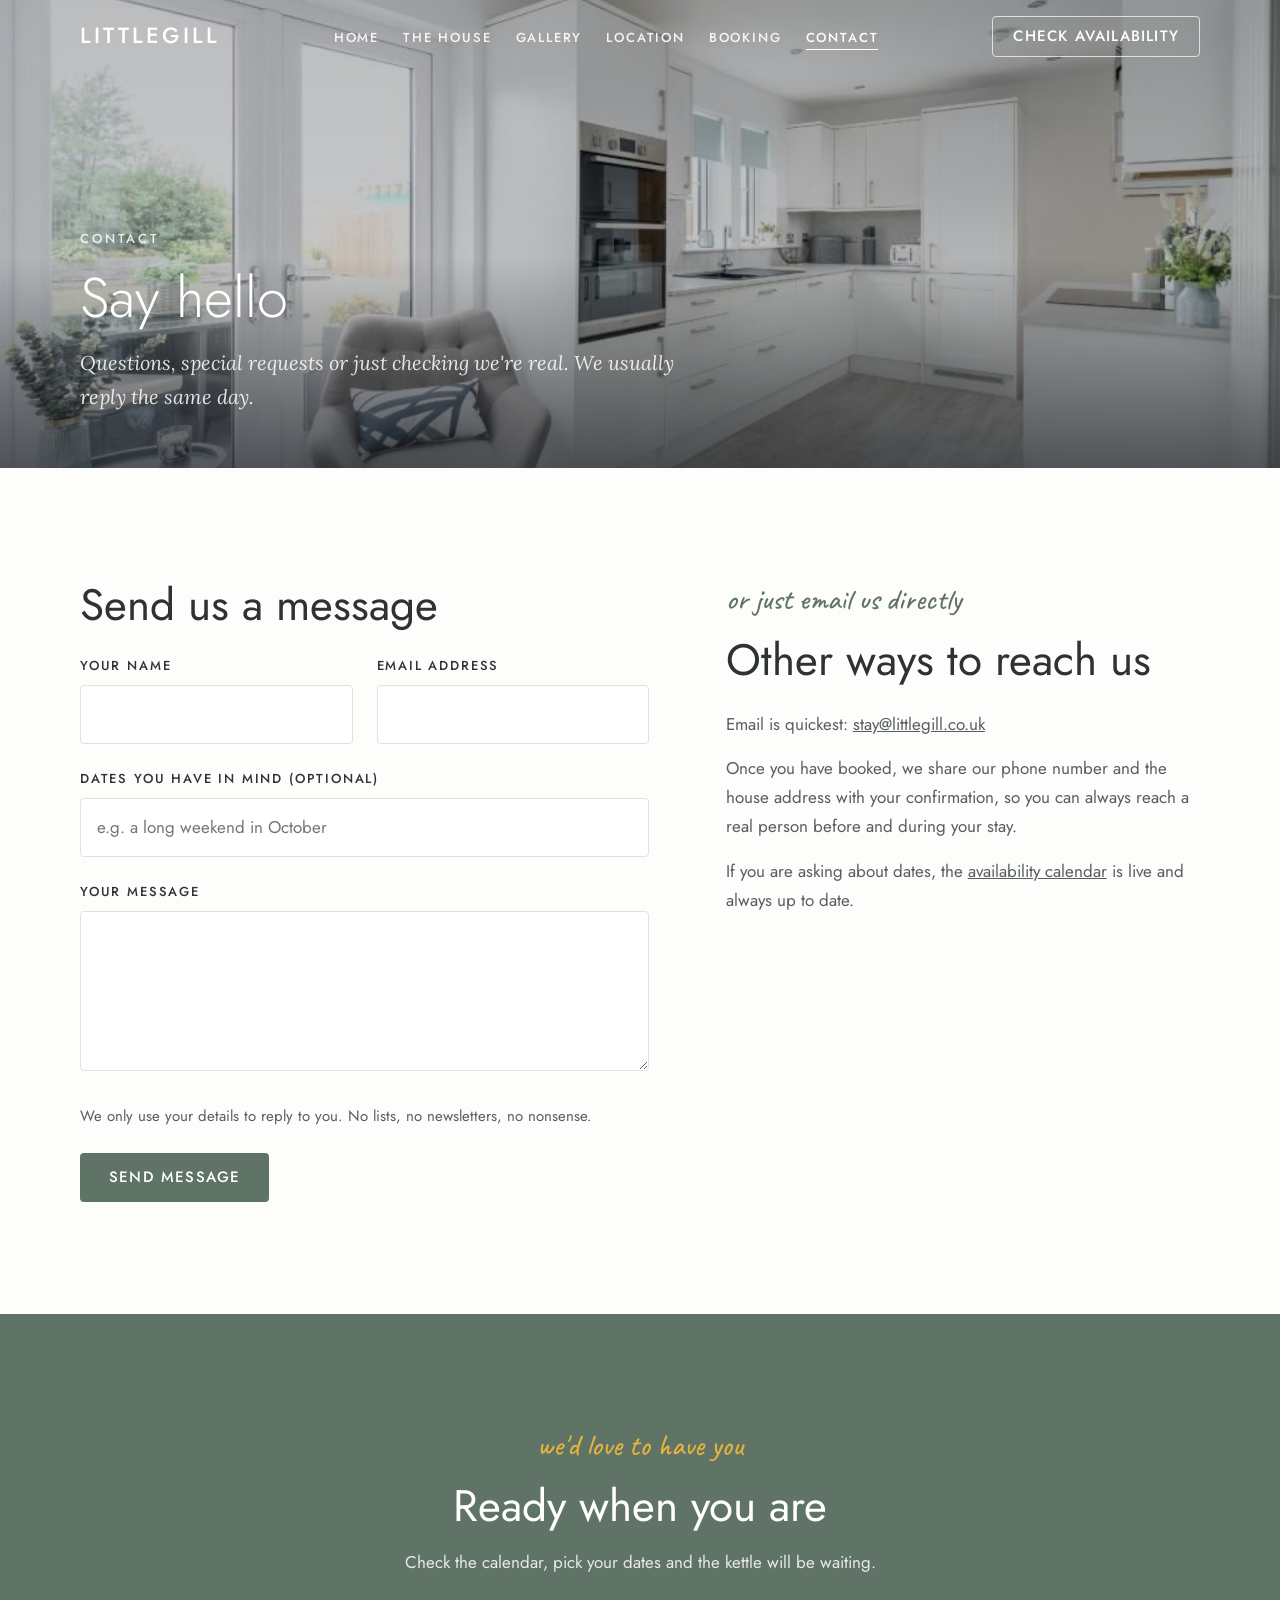
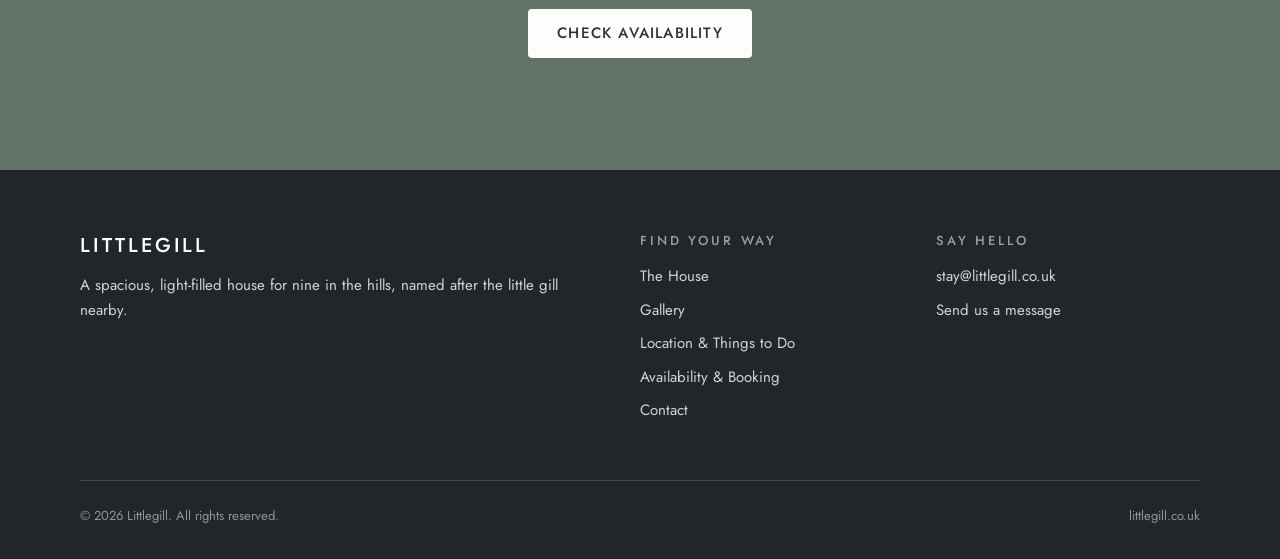
<file: contact.html>
<!DOCTYPE html>
<html lang="en-GB">
<head>
  <meta charset="UTF-8">
  <meta name="viewport" content="width=device-width, initial-scale=1">
  <title>Contact | Littlegill</title>
  <meta name="description" content="Get in touch with us about staying at Littlegill holiday house. We usually reply the same day.">
  <link rel="icon" href="favicon.svg" type="image/svg+xml">
  <link rel="stylesheet" href="css/styles.css">
</head>
<body>

  <a class="skip-link" href="#main">Skip to content</a>

  <!-- ELEMENTOR: sticky header, transparent over hero, solid on scroll -->
  <header class="header" id="header">
    <div class="container">
      <a class="header__logo" href="index.html">Littlegill</a>

      <button class="header__toggle" aria-expanded="false" aria-controls="site-nav" aria-label="Open menu">
        <svg class="icon-open" width="24" height="24" viewBox="0 0 24 24" fill="none" stroke="currentColor" stroke-width="1.5" aria-hidden="true"><path d="M3 6h18M3 12h18M3 18h18"/></svg>
        <svg class="icon-close" width="24" height="24" viewBox="0 0 24 24" fill="none" stroke="currentColor" stroke-width="1.5" aria-hidden="true"><path d="M5 5l14 14M19 5L5 19"/></svg>
      </button>

      <nav class="header__nav" id="site-nav" aria-label="Main navigation">
        <ul>
          <li><a href="index.html">Home</a></li>
          <li><a href="cottage.html">The House</a></li>
          <li><a href="gallery.html">Gallery</a></li>
          <li><a href="location.html">Location</a></li>
          <li><a href="booking.html">Booking</a></li>
          <li><a href="contact.html" aria-current="page">Contact</a></li>
        </ul>
      </nav>

      <a class="btn header__cta" href="booking.html">Check availability</a>
    </div>
  </header>

  <main id="main">

    <!-- ELEMENTOR: short full-width image header -->
    <section class="page-hero" aria-label="Contact">
      <img class="page-hero__image"
           src="images/kitchen-dining-1024.jpg"
           srcset="images/kitchen-dining-480.jpg 480w, images/kitchen-dining-768.jpg 768w, images/kitchen-dining-1024.jpg 1024w"
           sizes="100vw"
           width="1024" height="682"
           alt="The bright kitchen at Littlegill with doors open to the garden" fetchpriority="high">
      <div class="container">
        <span class="label">Contact</span>
        <h1>Say hello</h1>
        <p class="page-hero__sub">Questions, special requests or just checking we're real. We usually reply the same day.</p>
      </div>
    </section>

    <!-- ELEMENTOR: form widget + text column -->
    <section class="section" aria-label="Send us a message">
      <div class="container">
        <div class="contact-details">
          <div class="reveal">
            <h2>Send us a message</h2>
            <!-- Netlify Forms: picked up automatically on deploy -->
            <form class="form" name="contact" method="POST" action="/thanks.html" data-netlify="true" netlify-honeypot="bot-field">
              <input type="hidden" name="form-name" value="contact">
              <p hidden aria-hidden="true">
                <label>Don't fill this in if you're human: <input name="bot-field"></label>
              </p>
              <div class="form__row">
                <div>
                  <label for="name">Your name</label>
                  <input type="text" id="name" name="name" autocomplete="name" required>
                </div>
                <div>
                  <label for="email">Email address</label>
                  <input type="email" id="email" name="email" autocomplete="email" required>
                </div>
              </div>
              <div>
                <label for="dates">Dates you have in mind (optional)</label>
                <input type="text" id="dates" name="dates" placeholder="e.g. a long weekend in October">
              </div>
              <div>
                <label for="message">Your message</label>
                <textarea id="message" name="message" required></textarea>
              </div>
              <p class="form__note">We only use your details to reply to you. No lists, no newsletters, no nonsense.</p>
              <div>
                <button class="btn btn--primary" type="submit">Send message</button>
              </div>
            </form>
          </div>
          <div class="contact-aside reveal">
            <span class="hand">or just email us directly</span>
            <h2>Other ways to reach us</h2>
            <p>Email is quickest: <a href="mailto:stay@littlegill.co.uk">stay@littlegill.co.uk</a></p>
            <p>Once you have booked, we share our phone number and the house address with your confirmation, so you can always reach a real person before and during your stay.</p>
            <p>If you are asking about dates, the <a href="booking.html">availability calendar</a> is live and always up to date.</p>
          </div>
        </div>
      </div>
    </section>

    <!-- ELEMENTOR: full-width CTA band -->
    <section class="section section--sage cta-band" aria-label="Book your stay">
      <div class="container reveal">
        <span class="hand">we'd love to have you</span>
        <h2>Ready when you are</h2>
        <p>Check the calendar, pick your dates and the kettle will be waiting.</p>
        <a class="btn btn--paper" href="booking.html">Check availability</a>
      </div>
    </section>

  </main>

  <!-- ELEMENTOR: footer -->
  <footer class="footer">
    <div class="container">
      <div class="footer__grid">
        <div>
          <h2>Littlegill</h2>
          <p>A spacious, light-filled house for nine in the hills, named after the little gill nearby.</p>
        </div>
        <div>
          <h3>Find your way</h3>
          <ul>
            <li><a href="cottage.html">The House</a></li>
            <li><a href="gallery.html">Gallery</a></li>
            <li><a href="location.html">Location &amp; Things to Do</a></li>
            <li><a href="booking.html">Availability &amp; Booking</a></li>
            <li><a href="contact.html">Contact</a></li>
          </ul>
        </div>
        <div>
          <h3>Say hello</h3>
          <ul>
            <li><a href="mailto:stay@littlegill.co.uk">stay@littlegill.co.uk</a></li>
            <li><a href="contact.html">Send us a message</a></li>
          </ul>
        </div>
      </div>
      <div class="footer__small">
        <span>&copy; 2026 Littlegill. All rights reserved.</span>
        <span>littlegill.co.uk</span>
      </div>
    </div>
  </footer>

  <!-- Always-visible booking CTA on small screens -->
  <div class="mobile-cta" id="mobile-cta">
    <a class="btn btn--primary" href="booking.html">Check availability</a>
  </div>

  <script src="js/main.js"></script>
</body>
</html>
</file>
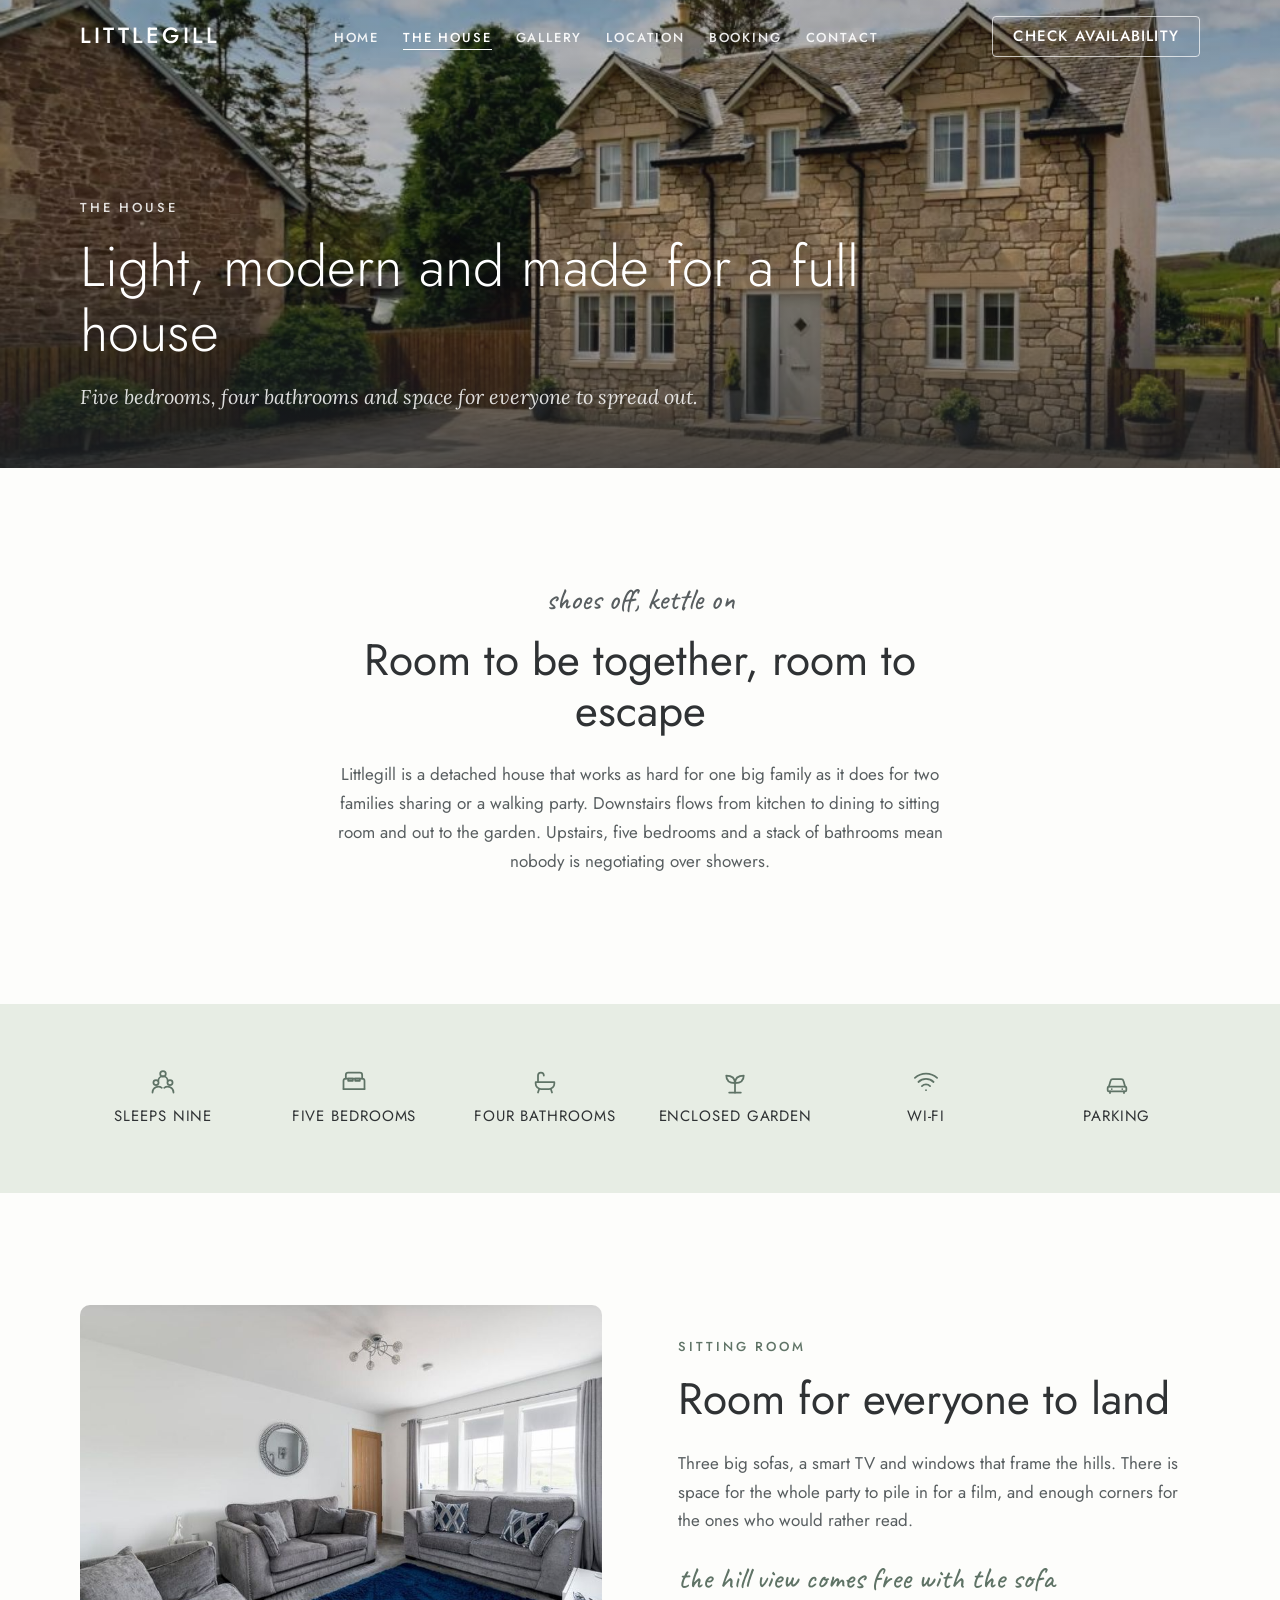
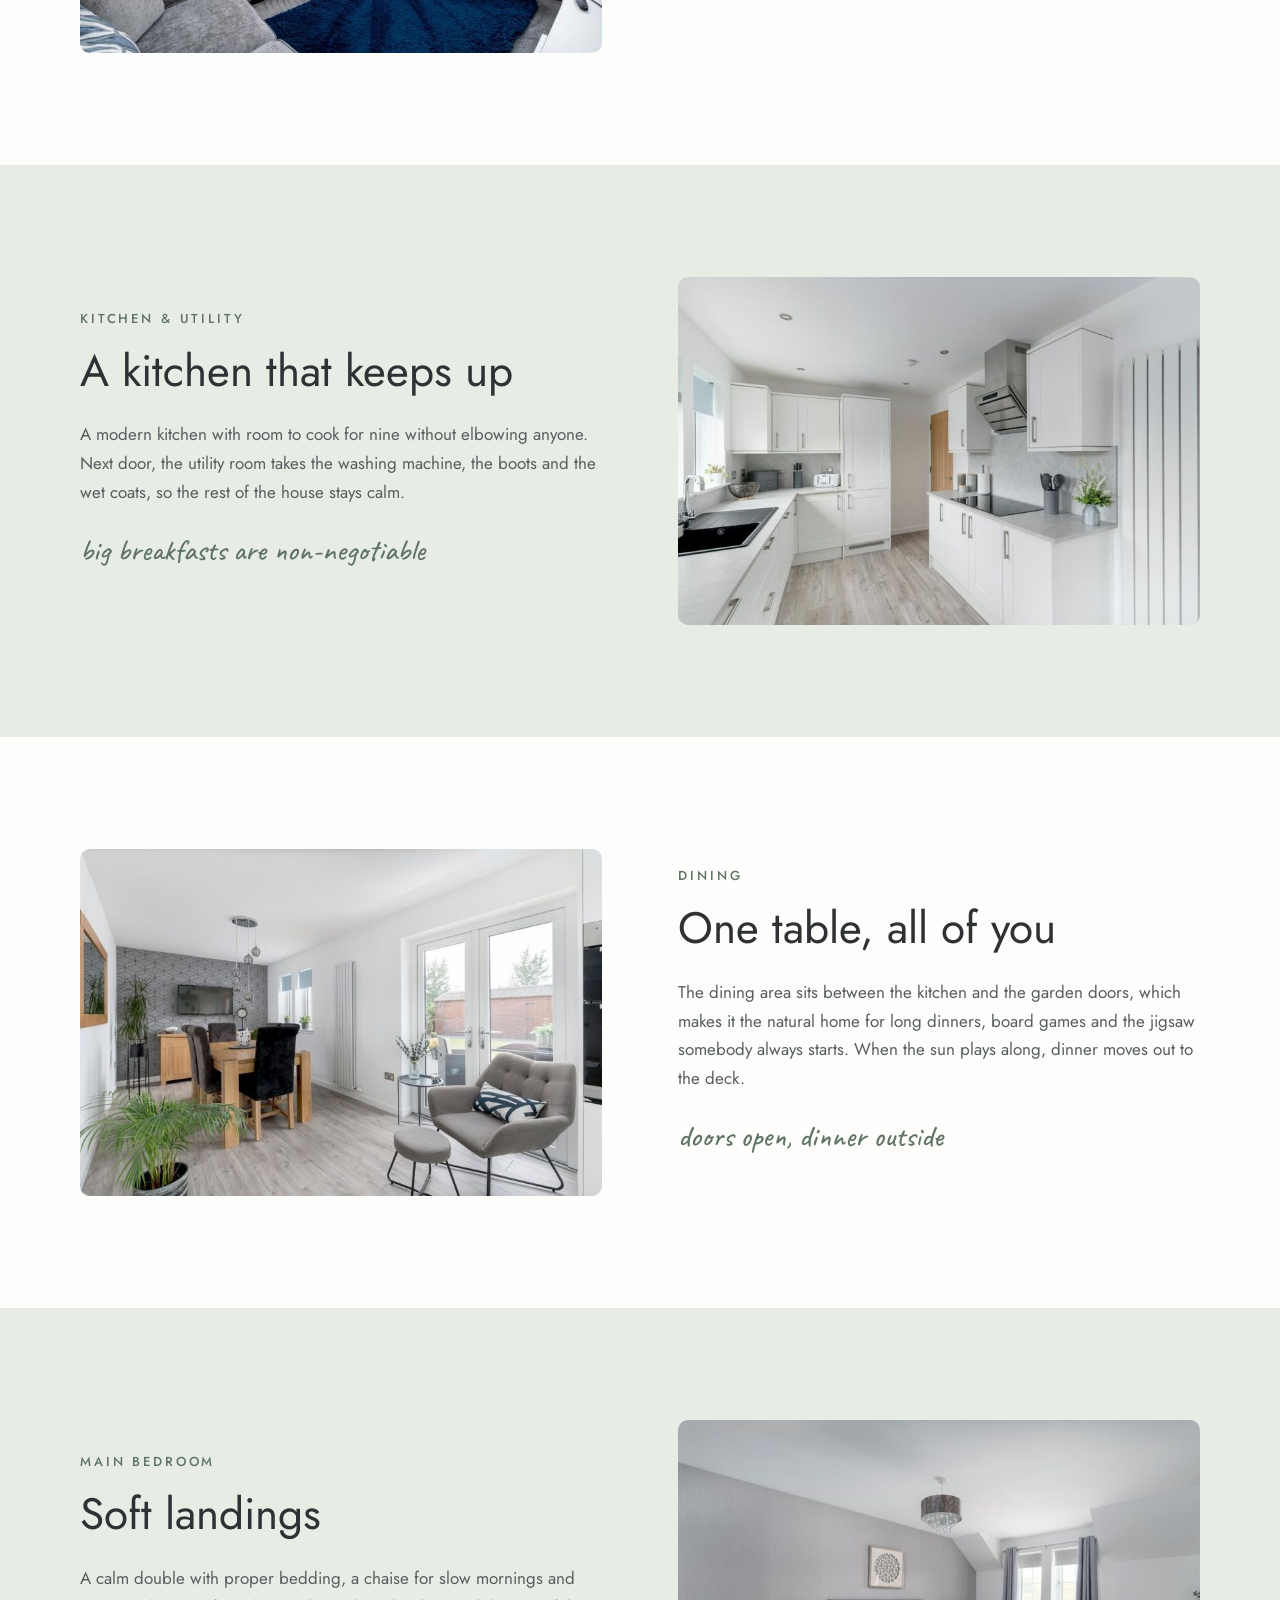
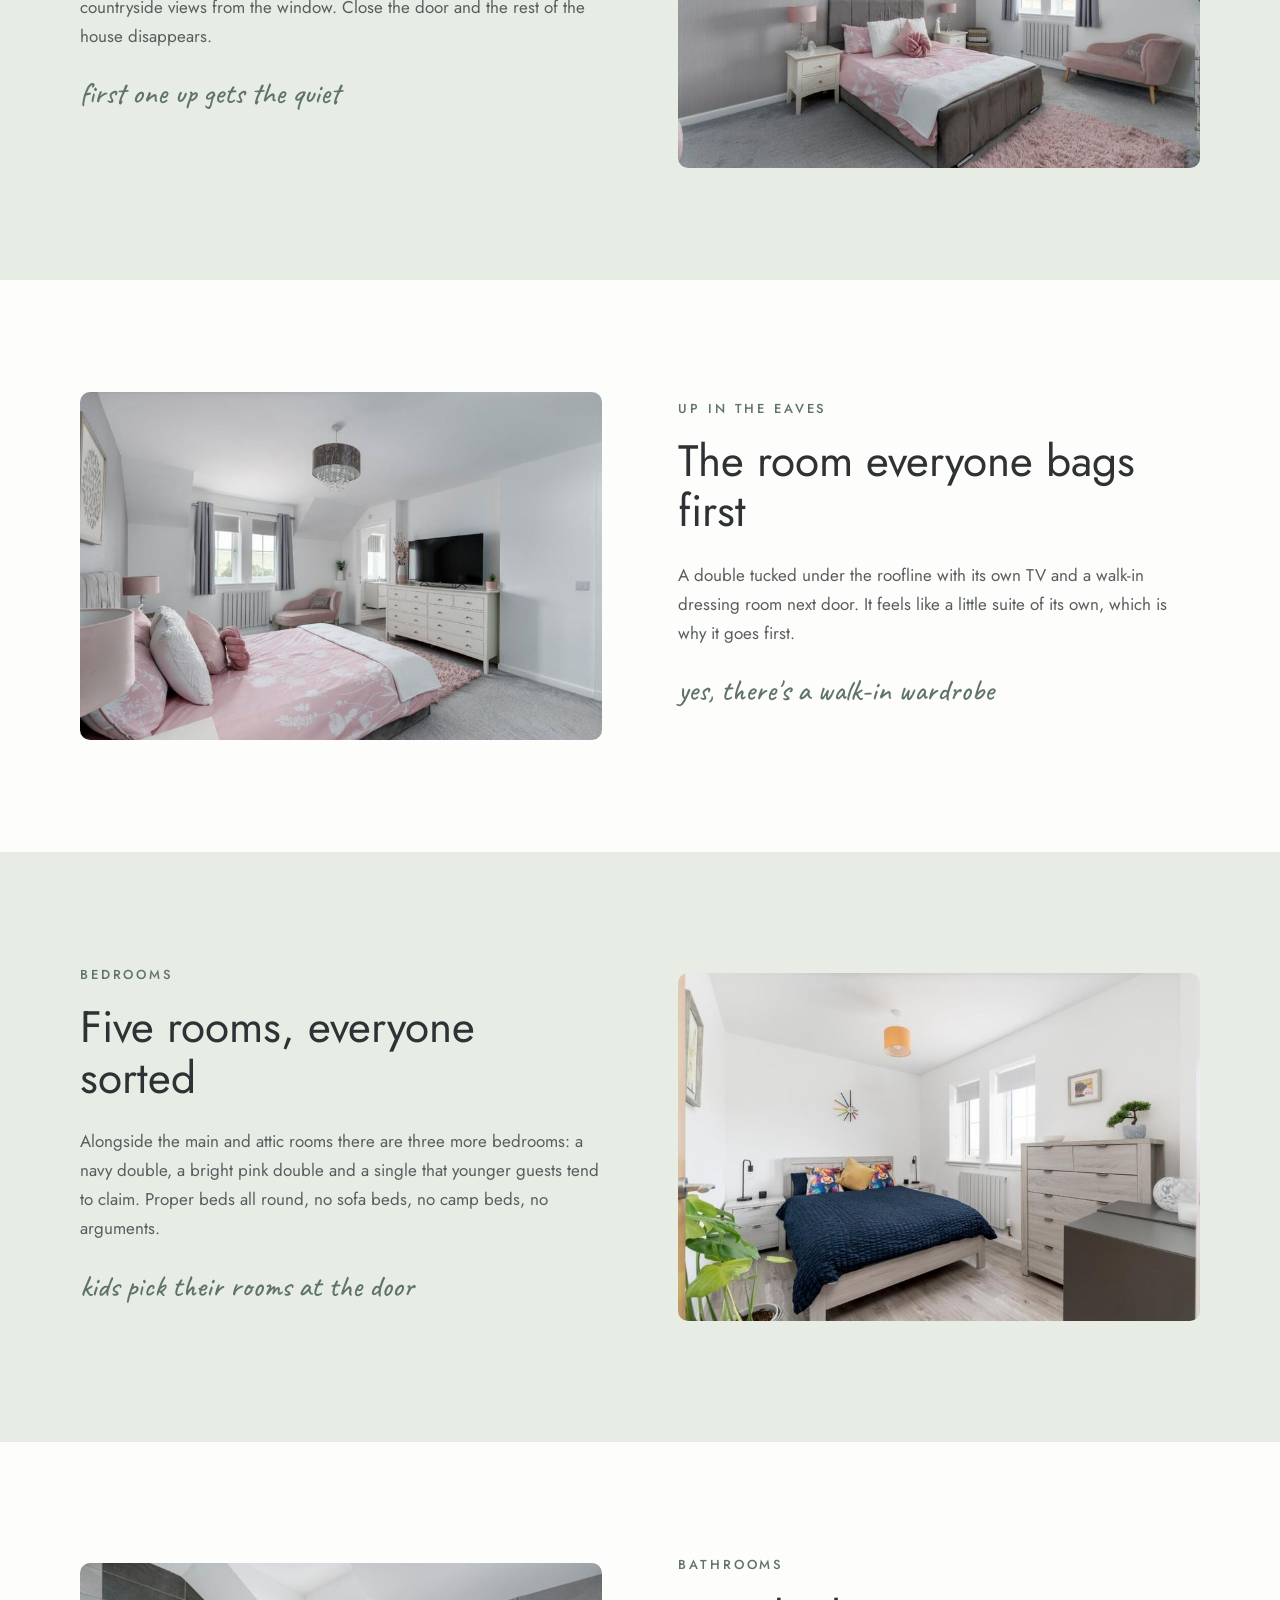
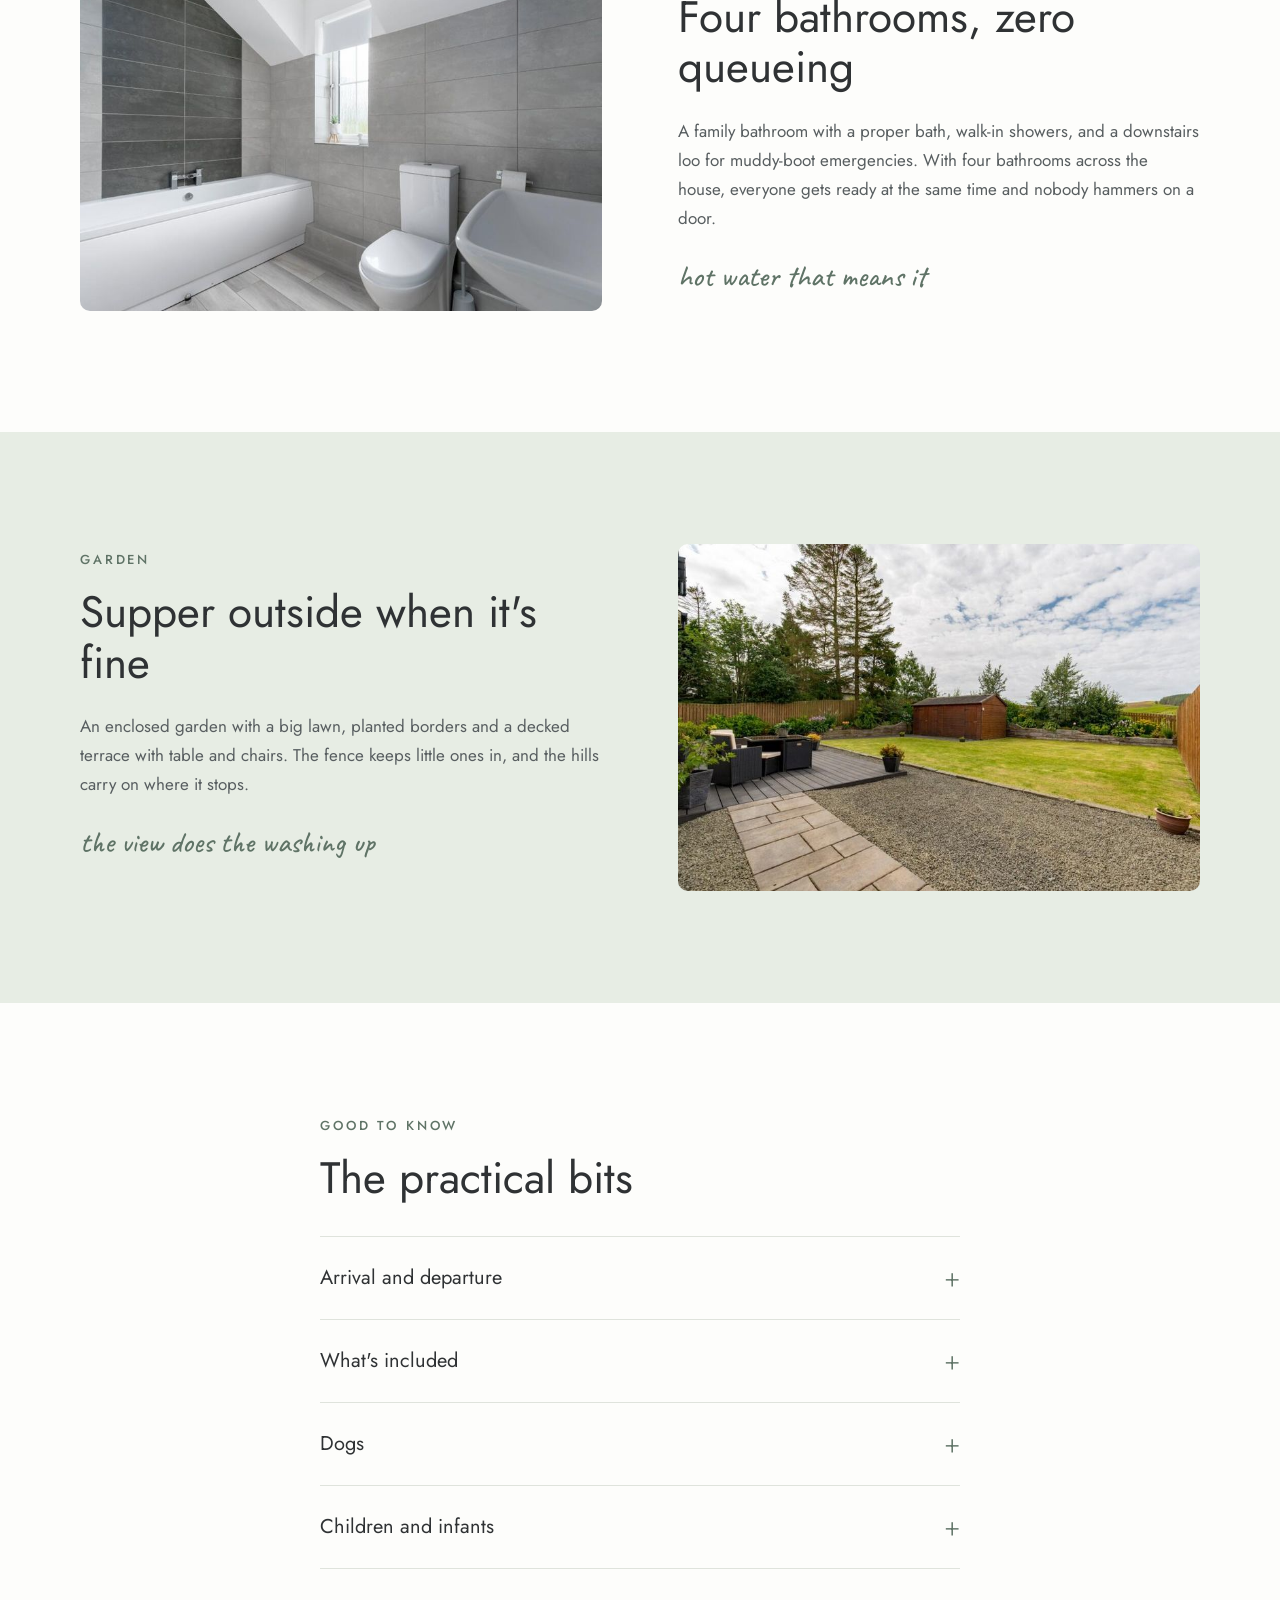
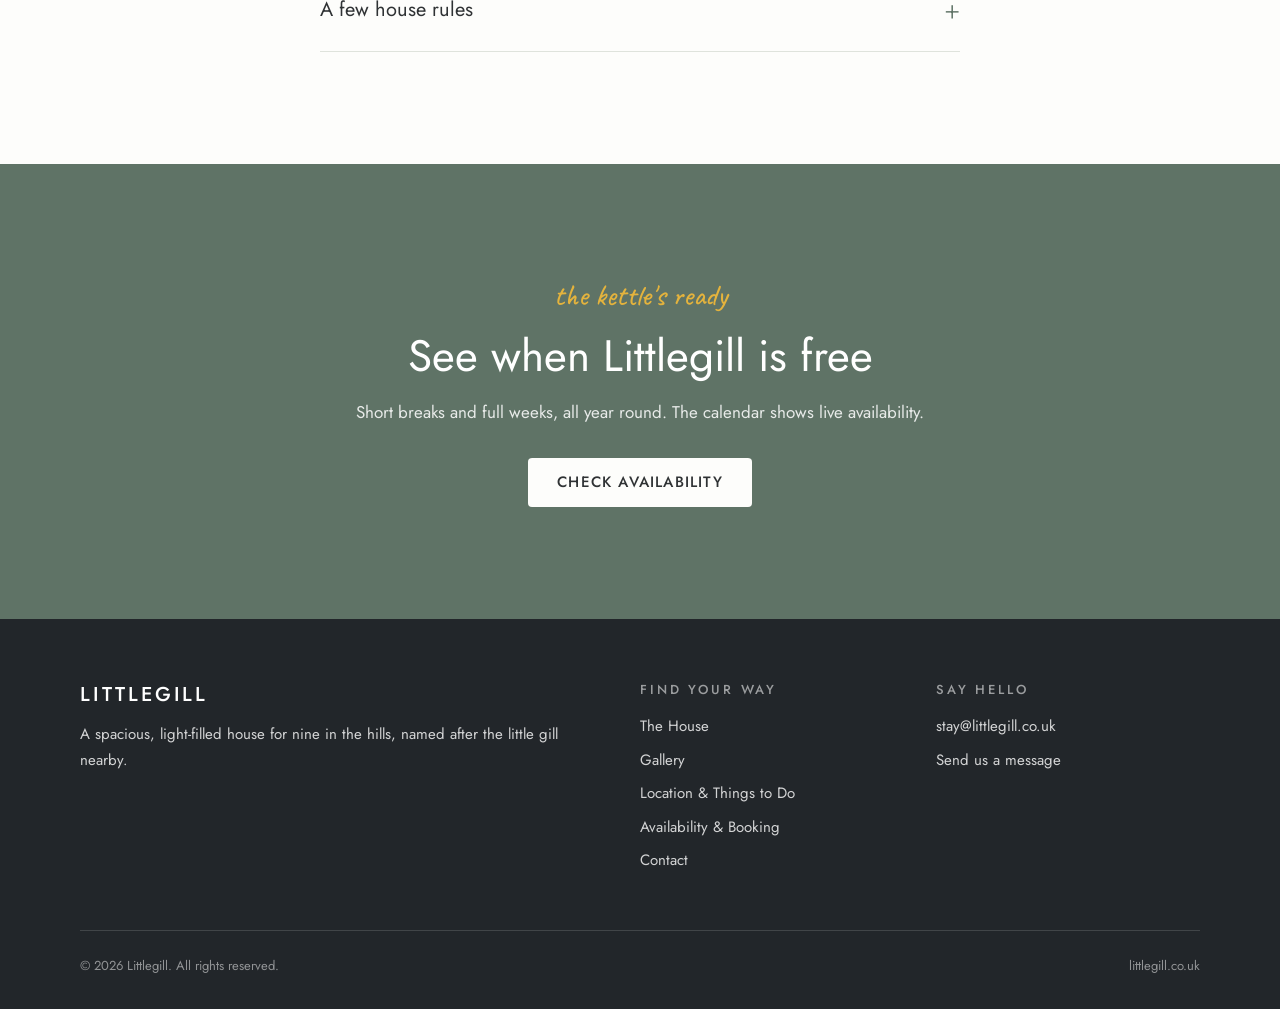
<file: cottage.html>
<!DOCTYPE html>
<html lang="en-GB">
<head>
  <meta charset="UTF-8">
  <meta name="viewport" content="width=device-width, initial-scale=1">
  <title>The House | Littlegill</title>
  <meta name="description" content="Five bedrooms, four bathrooms, a big kitchen and an enclosed garden with hills beyond. Take a look around Littlegill room by room.">
  <link rel="icon" href="favicon.svg" type="image/svg+xml">
  <link rel="stylesheet" href="css/styles.css">
</head>
<body>

  <a class="skip-link" href="#main">Skip to content</a>

  <!-- ELEMENTOR: sticky header, transparent over hero, solid on scroll -->
  <header class="header" id="header">
    <div class="container">
      <a class="header__logo" href="index.html">Littlegill</a>

      <button class="header__toggle" aria-expanded="false" aria-controls="site-nav" aria-label="Open menu">
        <svg class="icon-open" width="24" height="24" viewBox="0 0 24 24" fill="none" stroke="currentColor" stroke-width="1.5" aria-hidden="true"><path d="M3 6h18M3 12h18M3 18h18"/></svg>
        <svg class="icon-close" width="24" height="24" viewBox="0 0 24 24" fill="none" stroke="currentColor" stroke-width="1.5" aria-hidden="true"><path d="M5 5l14 14M19 5L5 19"/></svg>
      </button>

      <nav class="header__nav" id="site-nav" aria-label="Main navigation">
        <ul>
          <li><a href="index.html">Home</a></li>
          <li><a href="cottage.html" aria-current="page">The House</a></li>
          <li><a href="gallery.html">Gallery</a></li>
          <li><a href="location.html">Location</a></li>
          <li><a href="booking.html">Booking</a></li>
          <li><a href="contact.html">Contact</a></li>
        </ul>
      </nav>

      <a class="btn header__cta" href="booking.html">Check availability</a>
    </div>
  </header>

  <main id="main">

    <!-- ELEMENTOR: short full-width image header -->
    <section class="page-hero" aria-label="The House">
      <img class="page-hero__image"
           src="images/house-front-1024.jpg"
           srcset="images/house-front-480.jpg 480w, images/house-front-768.jpg 768w, images/house-front-1024.jpg 1024w"
           sizes="100vw"
           width="1024" height="682"
           alt="The stone front of Littlegill with gabled windows and private driveway"
           fetchpriority="high">
      <div class="container">
        <span class="label">The House</span>
        <h1>Light, modern and made for a full house</h1>
        <p class="page-hero__sub">Five bedrooms, four bathrooms and space for everyone to spread out.</p>
      </div>
    </section>

    <!-- ELEMENTOR: centred text container -->
    <section class="section intro">
      <div class="container container--narrow reveal">
        <p class="hand">shoes off, kettle on</p>
        <h2>Room to be together, room to escape</h2>
        <p>Littlegill is a detached house that works as hard for one big family as it does for two families sharing or a walking party. Downstairs flows from kitchen to dining to sitting room and out to the garden. Upstairs, five bedrooms and a stack of bathrooms mean nobody is negotiating over showers.</p>
      </div>
    </section>

    <!-- ELEMENTOR: icon list row on tint background -->
    <section class="glance section--tint" aria-label="The house at a glance">
      <div class="container reveal">
        <ul>
          <li>
            <svg width="28" height="28" viewBox="0 0 24 24" fill="none" stroke="currentColor" stroke-width="1.5" stroke-linecap="round" stroke-linejoin="round" aria-hidden="true"><path d="M16 11a4 4 0 1 0-8 0"/><circle cx="12" cy="5" r="2.4"/><path d="M3 21a5 5 0 0 1 8-4M13 17a5 5 0 0 1 8 4"/><circle cx="6" cy="12.5" r="2.2"/><circle cx="18" cy="12.5" r="2.2"/></svg>
            Sleeps nine
          </li>
          <li>
            <svg width="28" height="28" viewBox="0 0 24 24" fill="none" stroke="currentColor" stroke-width="1.5" stroke-linecap="round" stroke-linejoin="round" aria-hidden="true"><path d="M3 18v-7a2 2 0 0 1 2-2h14a2 2 0 0 1 2 2v7"/><path d="M3 18h18M5 9V6a2 2 0 0 1 2-2h10a2 2 0 0 1 2 2v3M7 9h4v2H7zM13 9h4v2h-4z"/></svg>
            Five bedrooms
          </li>
          <li>
            <svg width="28" height="28" viewBox="0 0 24 24" fill="none" stroke="currentColor" stroke-width="1.5" stroke-linecap="round" stroke-linejoin="round" aria-hidden="true"><path d="M4 12h16v1.5a4.5 4.5 0 0 1-4.5 4.5h-7A4.5 4.5 0 0 1 4 13.5V12z"/><path d="M6 12V6.5A2.5 2.5 0 0 1 8.5 4 2.5 2.5 0 0 1 11 6.5"/><path d="M6 21l1-3M18 21l-1-3"/></svg>
            Four bathrooms
          </li>
          <li>
            <svg width="28" height="28" viewBox="0 0 24 24" fill="none" stroke="currentColor" stroke-width="1.5" stroke-linecap="round" stroke-linejoin="round" aria-hidden="true"><path d="M12 21v-8"/><path d="M12 13c0-4.5 3.2-6.5 7.5-6.5 0 4.5-3.2 6.5-7.5 6.5z"/><path d="M12 13c0-4.5-3.2-6.5-7.5-6.5 0 4.5 3.2 6.5 7.5 6.5z"/><path d="M7 21h10"/></svg>
            Enclosed garden
          </li>
          <li>
            <svg width="28" height="28" viewBox="0 0 24 24" fill="none" stroke="currentColor" stroke-width="1.5" stroke-linecap="round" stroke-linejoin="round" aria-hidden="true"><path d="M12 19h.01M8.5 15.5a5 5 0 0 1 7 0M5.5 12a9.5 9.5 0 0 1 13 0M2.5 8.5a14 14 0 0 1 19 0"/></svg>
            Wi-Fi
          </li>
          <li>
            <svg width="28" height="28" viewBox="0 0 24 24" fill="none" stroke="currentColor" stroke-width="1.5" stroke-linecap="round" stroke-linejoin="round" aria-hidden="true"><path d="M5 16l1.5-5A2 2 0 0 1 8.4 9.5h7.2a2 2 0 0 1 1.9 1.5L19 16"/><rect x="4" y="16" width="16" height="4" rx="1"/><path d="M6 20v1.5M18 20v1.5M7.5 18h.01M16.5 18h.01"/></svg>
            Parking
          </li>
        </ul>
      </div>
    </section>

    <!-- ELEMENTOR: alternating 50/50 image and text rows -->
    <section class="section" aria-label="The sitting room">
      <div class="container">
        <div class="feature">
          <div class="feature__media reveal">
            <img src="images/sitting-room-1024.jpg"
                 srcset="images/sitting-room-480.jpg 480w, images/sitting-room-768.jpg 768w, images/sitting-room-1024.jpg 1024w"
                 sizes="(min-width: 860px) 50vw, 100vw"
                 width="1024" height="682"
                 alt="The sitting room with three sofas and hill views through the windows" loading="lazy">
          </div>
          <div class="feature__body reveal">
            <span class="label">Sitting room</span>
            <h2>Room for everyone to land</h2>
            <p>Three big sofas, a smart TV and windows that frame the hills. There is space for the whole party to pile in for a film, and enough corners for the ones who would rather read.</p>
            <span class="hand">the hill view comes free with the sofa</span>
          </div>
        </div>
      </div>
    </section>

    <section class="section section--tint" aria-label="The kitchen">
      <div class="container">
        <div class="feature feature--reverse">
          <div class="feature__media reveal">
            <img src="images/kitchen-1024.jpg"
                 srcset="images/kitchen-480.jpg 480w, images/kitchen-768.jpg 768w, images/kitchen-1024.jpg 1024w"
                 sizes="(min-width: 860px) 50vw, 100vw"
                 width="1024" height="682"
                 alt="The white kitchen with induction hob, extractor and plenty of worktop" loading="lazy">
          </div>
          <div class="feature__body reveal">
            <span class="label">Kitchen &amp; utility</span>
            <h2>A kitchen that keeps up</h2>
            <p>A modern kitchen with room to cook for nine without elbowing anyone. Next door, the utility room takes the washing machine, the boots and the wet coats, so the rest of the house stays calm.</p>
            <span class="hand">big breakfasts are non-negotiable</span>
          </div>
        </div>
      </div>
    </section>

    <section class="section" aria-label="Dining">
      <div class="container">
        <div class="feature">
          <div class="feature__media reveal">
            <img src="images/dining-room-1024.jpg"
                 srcset="images/dining-room-480.jpg 480w, images/dining-room-768.jpg 768w, images/dining-room-1024.jpg 1024w"
                 sizes="(min-width: 860px) 50vw, 100vw"
                 width="1024" height="682"
                 alt="The dining area with oak table and glazed doors to the garden" loading="lazy">
          </div>
          <div class="feature__body reveal">
            <span class="label">Dining</span>
            <h2>One table, all of you</h2>
            <p>The dining area sits between the kitchen and the garden doors, which makes it the natural home for long dinners, board games and the jigsaw somebody always starts. When the sun plays along, dinner moves out to the deck.</p>
            <span class="hand">doors open, dinner outside</span>
          </div>
        </div>
      </div>
    </section>

    <section class="section section--tint" aria-label="The main bedroom">
      <div class="container">
        <div class="feature feature--reverse">
          <div class="feature__media reveal">
            <img src="images/bedroom-main-1024.jpg"
                 srcset="images/bedroom-main-480.jpg 480w, images/bedroom-main-768.jpg 768w, images/bedroom-main-1024.jpg 1024w"
                 sizes="(min-width: 860px) 50vw, 100vw"
                 width="1024" height="682"
                 alt="The main bedroom in soft pinks and greys with a chaise by the window" loading="lazy">
          </div>
          <div class="feature__body reveal">
            <span class="label">Main bedroom</span>
            <h2>Soft landings</h2>
            <p>A calm double with proper bedding, a chaise for slow mornings and countryside views from the window. Close the door and the rest of the house disappears.</p>
            <span class="hand">first one up gets the quiet</span>
          </div>
        </div>
      </div>
    </section>

    <section class="section" aria-label="The attic bedroom">
      <div class="container">
        <div class="feature">
          <div class="feature__media reveal">
            <img src="images/bedroom-attic-1024.jpg"
                 srcset="images/bedroom-attic-480.jpg 480w, images/bedroom-attic-768.jpg 768w, images/bedroom-attic-1024.jpg 1024w"
                 sizes="(min-width: 860px) 50vw, 100vw"
                 width="1024" height="682"
                 alt="A double bedroom in the eaves with a TV and dressing area beyond" loading="lazy">
          </div>
          <div class="feature__body reveal">
            <span class="label">Up in the eaves</span>
            <h2>The room everyone bags first</h2>
            <p>A double tucked under the roofline with its own TV and a walk-in dressing room next door. It feels like a little suite of its own, which is why it goes first.</p>
            <span class="hand">yes, there's a walk-in wardrobe</span>
          </div>
        </div>
      </div>
    </section>

    <section class="section section--tint" aria-label="More bedrooms">
      <div class="container">
        <div class="feature feature--reverse">
          <div class="feature__media reveal">
            <img src="images/bedroom-navy-1024.jpg"
                 srcset="images/bedroom-navy-480.jpg 480w, images/bedroom-navy-768.jpg 768w, images/bedroom-navy-1024.jpg 1024w"
                 sizes="(min-width: 860px) 50vw, 100vw"
                 width="1024" height="682"
                 alt="A double bedroom with navy bedding and colourful cushions" loading="lazy">
          </div>
          <div class="feature__body reveal">
            <span class="label">Bedrooms</span>
            <h2>Five rooms, everyone sorted</h2>
            <p>Alongside the main and attic rooms there are three more bedrooms: a navy double, a bright pink double and a single that younger guests tend to claim. Proper beds all round, no sofa beds, no camp beds, no arguments.</p>
            <span class="hand">kids pick their rooms at the door</span>
          </div>
        </div>
      </div>
    </section>

    <section class="section" aria-label="Bathrooms">
      <div class="container">
        <div class="feature">
          <div class="feature__media reveal">
            <img src="images/bathroom-family-1024.jpg"
                 srcset="images/bathroom-family-480.jpg 480w, images/bathroom-family-768.jpg 768w, images/bathroom-family-1024.jpg 1024w"
                 sizes="(min-width: 860px) 50vw, 100vw"
                 width="1024" height="682"
                 alt="The family bathroom with a full-size bath and grey tiling" loading="lazy">
          </div>
          <div class="feature__body reveal">
            <span class="label">Bathrooms</span>
            <h2>Four bathrooms, zero queueing</h2>
            <p>A family bathroom with a proper bath, walk-in showers, and a downstairs loo for muddy-boot emergencies. With four bathrooms across the house, everyone gets ready at the same time and nobody hammers on a door.</p>
            <span class="hand">hot water that means it</span>
          </div>
        </div>
      </div>
    </section>

    <section class="section section--tint" aria-label="The garden">
      <div class="container">
        <div class="feature feature--reverse">
          <div class="feature__media reveal">
            <img src="images/garden-wide-1024.jpg"
                 srcset="images/garden-wide-480.jpg 480w, images/garden-wide-768.jpg 768w, images/garden-wide-1024.jpg 1024w"
                 sizes="(min-width: 860px) 50vw, 100vw"
                 width="1024" height="682"
                 alt="The enclosed garden with lawn, planted borders and hills beyond the fence" loading="lazy">
          </div>
          <div class="feature__body reveal">
            <span class="label">Garden</span>
            <h2>Supper outside when it's fine</h2>
            <p>An enclosed garden with a big lawn, planted borders and a decked terrace with table and chairs. The fence keeps little ones in, and the hills carry on where it stops.</p>
            <span class="hand">the view does the washing up</span>
          </div>
        </div>
      </div>
    </section>

    <!-- ELEMENTOR: accordion widget -->
    <section class="section" aria-label="Good to know">
      <div class="container container--narrow">
        <div class="reveal">
          <span class="label">Good to know</span>
          <h2 style="font-size: var(--text-2xl); margin-bottom: var(--space-4);">The practical bits</h2>
        </div>
        <div class="accordion reveal">
          <details>
            <summary>Arrival and departure</summary>
            <div>
              <p>Check-in is from 4pm and check-out is by 10am. Full directions and entry details are sent with your booking confirmation, and we are always at the end of the phone if you get turned around in the lanes.</p>
            </div>
          </details>
          <details>
            <summary>What's included</summary>
            <div>
              <p>All bedding and towels, Wi-Fi throughout, a fully equipped kitchen and a utility room with washing machine. Just bring yourselves, food and boots.</p>
            </div>
          </details>
          <details>
            <summary>Dogs</summary>
            <div>
              <p>Dogs are welcome by arrangement. Add yours when you book, or drop us a line first if you are not sure, and we will let you know anything you need.</p>
            </div>
          </details>
          <details>
            <summary>Children and infants</summary>
            <div>
              <p>Children are very welcome, and the enclosed garden earns its keep with little ones. If you need a travel cot or highchair, just mention it when you book.</p>
            </div>
          </details>
          <details>
            <summary>A few house rules</summary>
            <div>
              <p>No smoking anywhere in the house, and the quiet setting means no parties or loud music outdoors. Littlegill is a home, not a venue, and we like to think it feels that way.</p>
            </div>
          </details>
        </div>
      </div>
    </section>

    <!-- ELEMENTOR: full-width CTA band -->
    <section class="section section--sage cta-band" aria-label="Book your stay">
      <div class="container reveal">
        <span class="hand">the kettle's ready</span>
        <h2>See when Littlegill is free</h2>
        <p>Short breaks and full weeks, all year round. The calendar shows live availability.</p>
        <a class="btn btn--paper" href="booking.html">Check availability</a>
      </div>
    </section>

  </main>

  <!-- ELEMENTOR: footer -->
  <footer class="footer">
    <div class="container">
      <div class="footer__grid">
        <div>
          <h2>Littlegill</h2>
          <p>A spacious, light-filled house for nine in the hills, named after the little gill nearby.</p>
        </div>
        <div>
          <h3>Find your way</h3>
          <ul>
            <li><a href="cottage.html">The House</a></li>
            <li><a href="gallery.html">Gallery</a></li>
            <li><a href="location.html">Location &amp; Things to Do</a></li>
            <li><a href="booking.html">Availability &amp; Booking</a></li>
            <li><a href="contact.html">Contact</a></li>
          </ul>
        </div>
        <div>
          <h3>Say hello</h3>
          <ul>
            <li><a href="mailto:stay@littlegill.co.uk">stay@littlegill.co.uk</a></li>
            <li><a href="contact.html">Send us a message</a></li>
          </ul>
        </div>
      </div>
      <div class="footer__small">
        <span>&copy; 2026 Littlegill. All rights reserved.</span>
        <span>littlegill.co.uk</span>
      </div>
    </div>
  </footer>

  <!-- Always-visible booking CTA on small screens -->
  <div class="mobile-cta" id="mobile-cta">
    <a class="btn btn--primary" href="booking.html">Check availability</a>
  </div>

  <script src="js/main.js"></script>
</body>
</html>
</file>
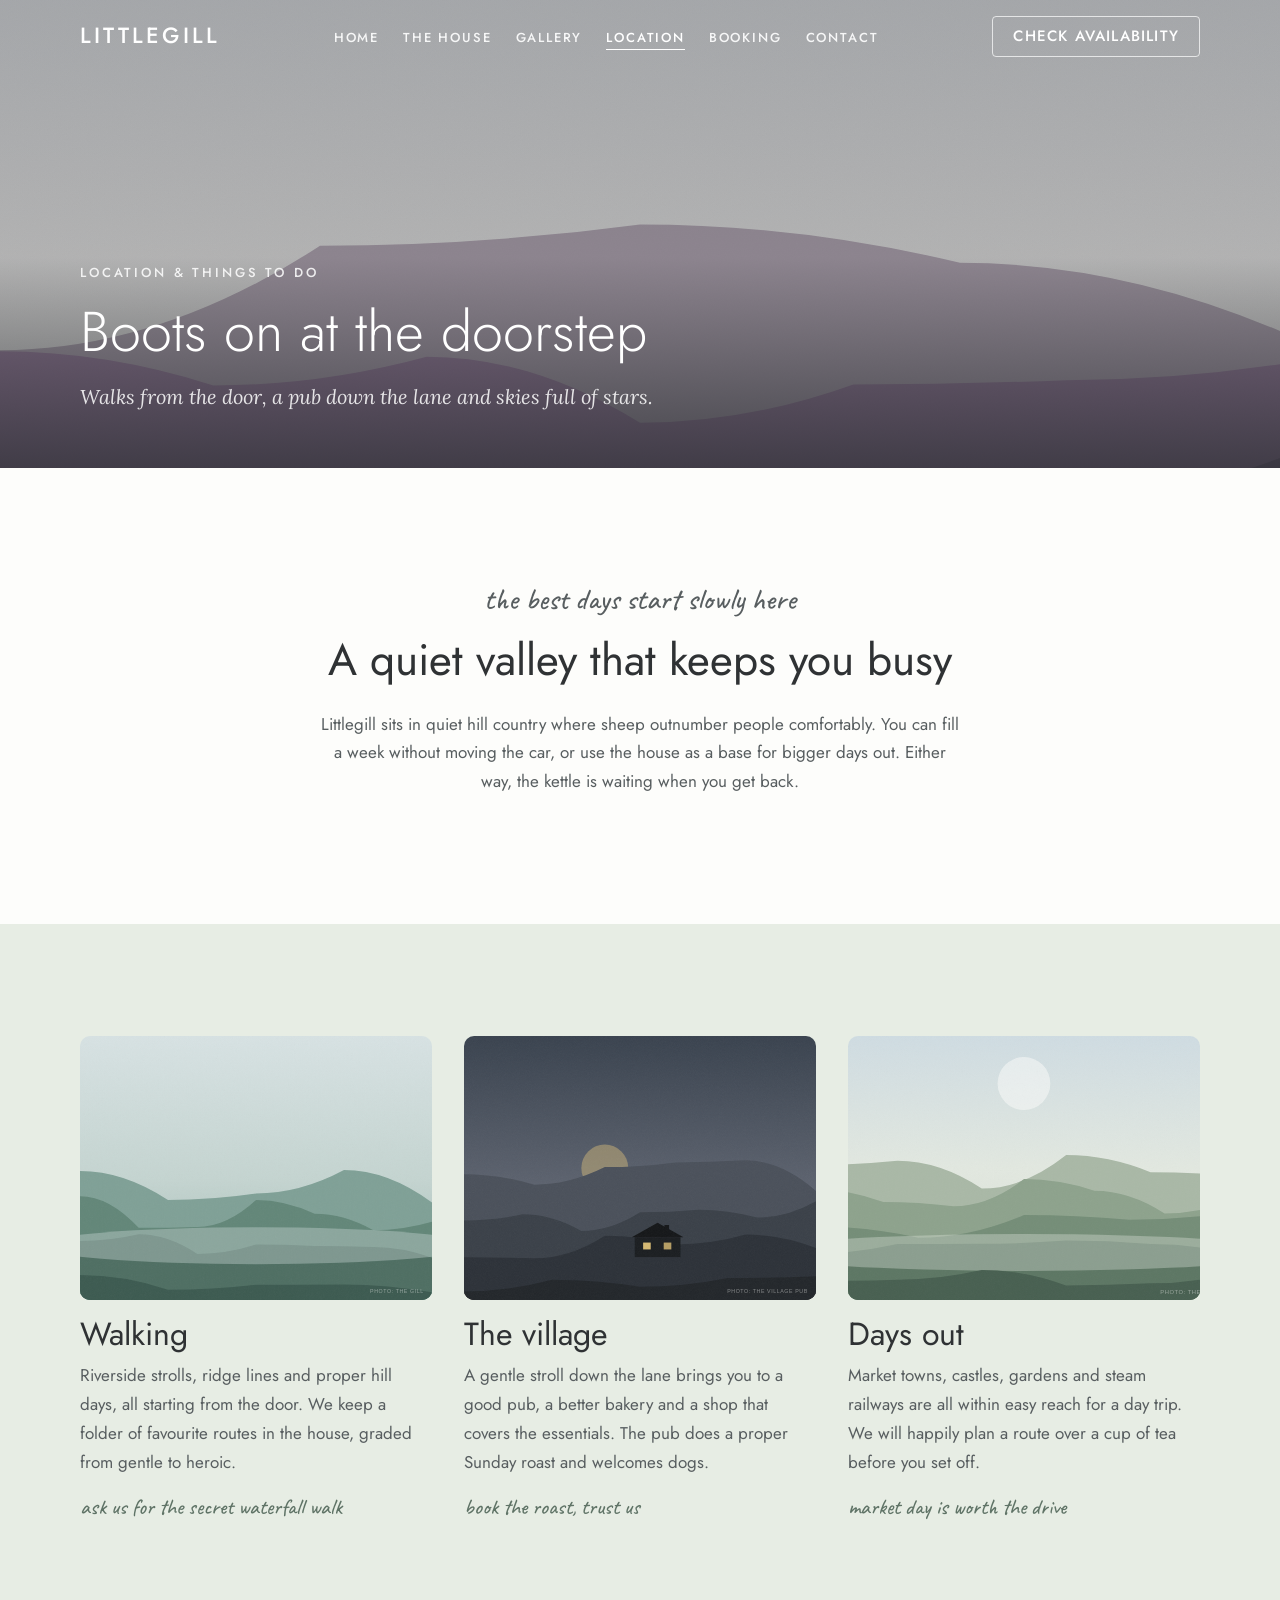
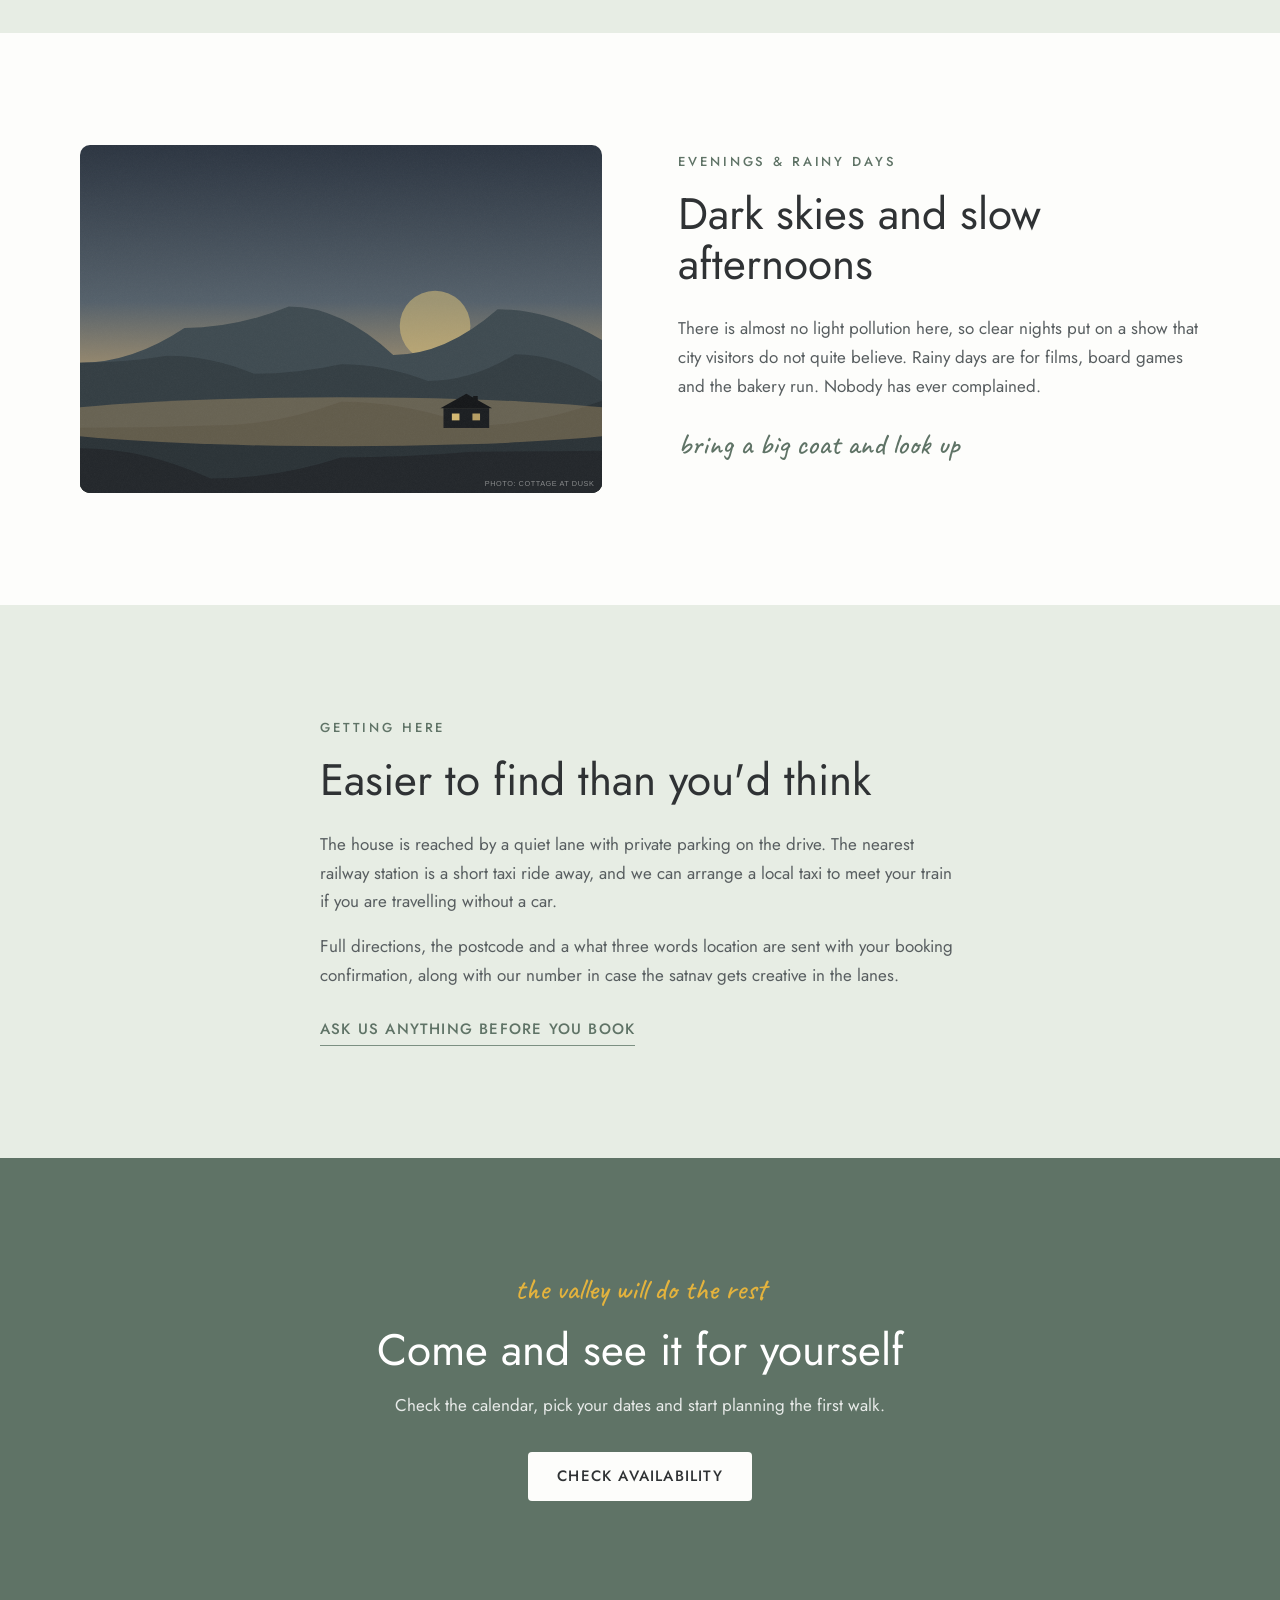
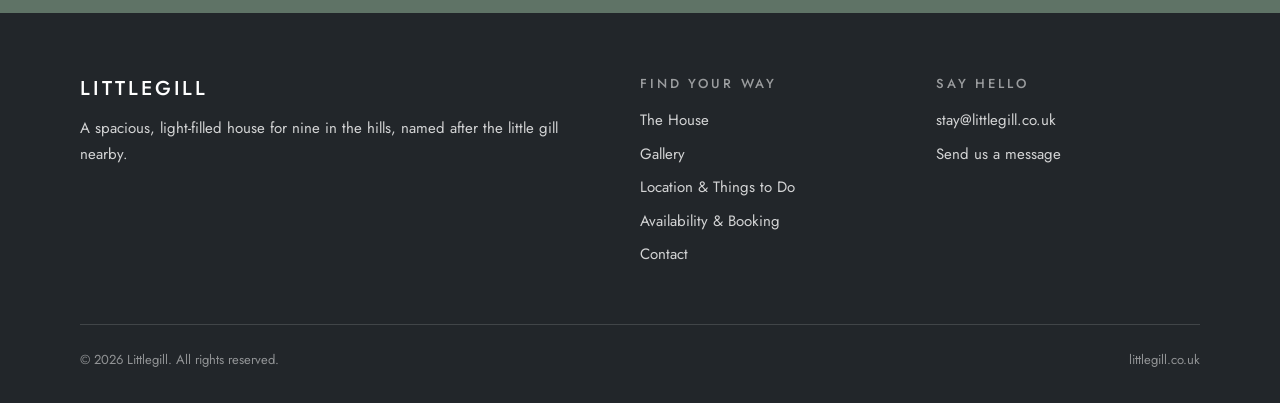
<file: location.html>
<!DOCTYPE html>
<html lang="en-GB">
<head>
  <meta charset="UTF-8">
  <meta name="viewport" content="width=device-width, initial-scale=1">
  <title>Location &amp; Things to Do | Littlegill</title>
  <meta name="description" content="Walks from the door, a village pub down the lane, days out and dark skies at night. What to do when you stay at Littlegill.">
  <link rel="icon" href="favicon.svg" type="image/svg+xml">
  <link rel="stylesheet" href="css/styles.css">
</head>
<body>

  <a class="skip-link" href="#main">Skip to content</a>

  <!-- ELEMENTOR: sticky header, transparent over hero, solid on scroll -->
  <header class="header" id="header">
    <div class="container">
      <a class="header__logo" href="index.html">Littlegill</a>

      <button class="header__toggle" aria-expanded="false" aria-controls="site-nav" aria-label="Open menu">
        <svg class="icon-open" width="24" height="24" viewBox="0 0 24 24" fill="none" stroke="currentColor" stroke-width="1.5" aria-hidden="true"><path d="M3 6h18M3 12h18M3 18h18"/></svg>
        <svg class="icon-close" width="24" height="24" viewBox="0 0 24 24" fill="none" stroke="currentColor" stroke-width="1.5" aria-hidden="true"><path d="M5 5l14 14M19 5L5 19"/></svg>
      </button>

      <nav class="header__nav" id="site-nav" aria-label="Main navigation">
        <ul>
          <li><a href="index.html">Home</a></li>
          <li><a href="cottage.html">The House</a></li>
          <li><a href="gallery.html">Gallery</a></li>
          <li><a href="location.html" aria-current="page">Location</a></li>
          <li><a href="booking.html">Booking</a></li>
          <li><a href="contact.html">Contact</a></li>
        </ul>
      </nav>

      <a class="btn header__cta" href="booking.html">Check availability</a>
    </div>
  </header>

  <main id="main">

    <!-- ELEMENTOR: short full-width image header -->
    <section class="page-hero" aria-label="Location and things to do">
      <img class="page-hero__image" src="images/moor.svg" alt="Placeholder illustration of heather on the moor, awaiting photography" fetchpriority="high">
      <div class="container">
        <span class="label">Location &amp; Things to Do</span>
        <h1>Boots on at the doorstep</h1>
        <p class="page-hero__sub">Walks from the door, a pub down the lane and skies full of stars.</p>
      </div>
    </section>

    <!-- ELEMENTOR: centred text container -->
    <section class="section intro">
      <div class="container container--narrow reveal">
        <p class="hand">the best days start slowly here</p>
        <h2>A quiet valley that keeps you busy</h2>
        <p>Littlegill sits in quiet hill country where sheep outnumber people comfortably. You can fill a week without moving the car, or use the house as a base for bigger days out. Either way, the kettle is waiting when you get back.</p>
      </div>
    </section>

    <!-- ELEMENTOR: 3 column image cards -->
    <section class="section section--tint" aria-label="Things to do nearby">
      <div class="container">
        <div class="cards cards--3">
          <div class="card reveal">
            <img src="images/gill.svg" alt="The gill running down the valley" loading="lazy" width="1200" height="900">
            <h3>Walking</h3>
            <p>Riverside strolls, ridge lines and proper hill days, all starting from the door. We keep a folder of favourite routes in the house, graded from gentle to heroic.</p>
            <span class="hand">ask us for the secret waterfall walk</span>
          </div>
          <div class="card reveal">
            <img src="images/village.svg" alt="The village pub at dusk" loading="lazy" width="1200" height="900">
            <h3>The village</h3>
            <p>A gentle stroll down the lane brings you to a good pub, a better bakery and a shop that covers the essentials. The pub does a proper Sunday roast and welcomes dogs.</p>
            <span class="hand">book the roast, trust us</span>
          </div>
          <div class="card reveal">
            <img src="images/valley.svg" alt="The wide valley in soft light" loading="lazy" width="1600" height="1000">
            <h3>Days out</h3>
            <p>Market towns, castles, gardens and steam railways are all within easy reach for a day trip. We will happily plan a route over a cup of tea before you set off.</p>
            <span class="hand">market day is worth the drive</span>
          </div>
        </div>
      </div>
    </section>

    <!-- ELEMENTOR: 50/50 image and text row -->
    <section class="section" aria-label="Evenings and rainy days">
      <div class="container">
        <div class="feature">
          <div class="feature__media reveal">
            <img src="images/hero.svg" alt="Placeholder illustration of dusk over the valley, awaiting photography" loading="lazy" width="1920" height="1280">
          </div>
          <div class="feature__body reveal">
            <span class="label">Evenings &amp; rainy days</span>
            <h2>Dark skies and slow afternoons</h2>
            <p>There is almost no light pollution here, so clear nights put on a show that city visitors do not quite believe. Rainy days are for films, board games and the bakery run. Nobody has ever complained.</p>
            <span class="hand">bring a big coat and look up</span>
          </div>
        </div>
      </div>
    </section>

    <!-- ELEMENTOR: centred text container -->
    <section class="section section--tint" aria-label="Getting here">
      <div class="container container--narrow reveal">
        <span class="label">Getting here</span>
        <h2 style="font-size: var(--text-2xl); margin-bottom: var(--space-3);">Easier to find than you'd think</h2>
        <p style="color: var(--ink-soft); margin-bottom: var(--space-2);">The house is reached by a quiet lane with private parking on the drive. The nearest railway station is a short taxi ride away, and we can arrange a local taxi to meet your train if you are travelling without a car.</p>
        <p style="color: var(--ink-soft); margin-bottom: var(--space-3);">Full directions, the postcode and a what three words location are sent with your booking confirmation, along with our number in case the satnav gets creative in the lanes.</p>
        <a class="text-link" href="contact.html">Ask us anything before you book</a>
      </div>
    </section>

    <!-- ELEMENTOR: full-width CTA band -->
    <section class="section section--sage cta-band" aria-label="Book your stay">
      <div class="container reveal">
        <span class="hand">the valley will do the rest</span>
        <h2>Come and see it for yourself</h2>
        <p>Check the calendar, pick your dates and start planning the first walk.</p>
        <a class="btn btn--paper" href="booking.html">Check availability</a>
      </div>
    </section>

  </main>

  <!-- ELEMENTOR: footer -->
  <footer class="footer">
    <div class="container">
      <div class="footer__grid">
        <div>
          <h2>Littlegill</h2>
          <p>A spacious, light-filled house for nine in the hills, named after the little gill nearby.</p>
        </div>
        <div>
          <h3>Find your way</h3>
          <ul>
            <li><a href="cottage.html">The House</a></li>
            <li><a href="gallery.html">Gallery</a></li>
            <li><a href="location.html">Location &amp; Things to Do</a></li>
            <li><a href="booking.html">Availability &amp; Booking</a></li>
            <li><a href="contact.html">Contact</a></li>
          </ul>
        </div>
        <div>
          <h3>Say hello</h3>
          <ul>
            <li><a href="mailto:stay@littlegill.co.uk">stay@littlegill.co.uk</a></li>
            <li><a href="contact.html">Send us a message</a></li>
          </ul>
        </div>
      </div>
      <div class="footer__small">
        <span>&copy; 2026 Littlegill. All rights reserved.</span>
        <span>littlegill.co.uk</span>
      </div>
    </div>
  </footer>

  <!-- Always-visible booking CTA on small screens -->
  <div class="mobile-cta" id="mobile-cta">
    <a class="btn btn--primary" href="booking.html">Check availability</a>
  </div>

  <script src="js/main.js"></script>
</body>
</html>
</file>
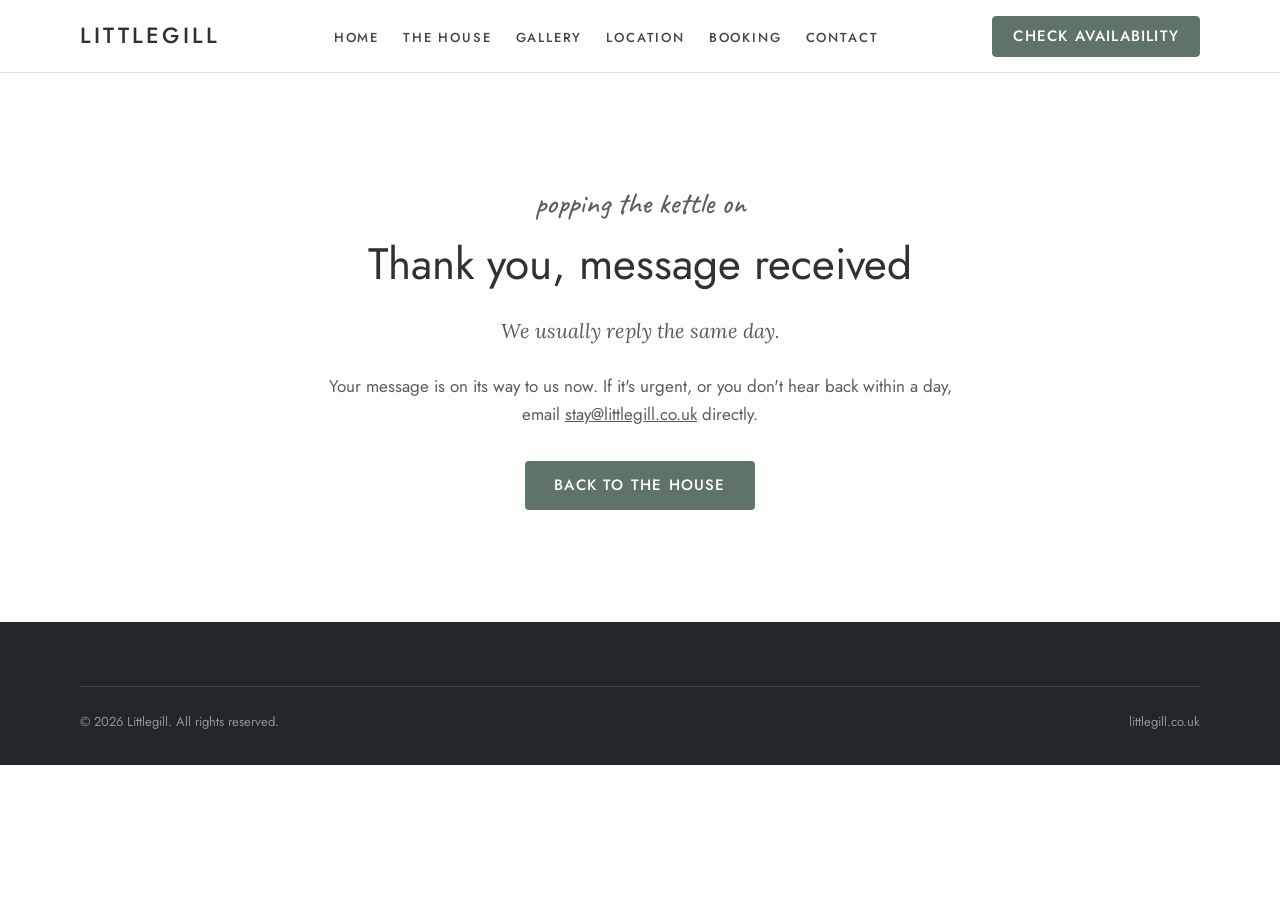
<file: thanks.html>
<!DOCTYPE html>
<html lang="en-GB">
<head>
  <meta charset="UTF-8">
  <meta name="viewport" content="width=device-width, initial-scale=1">
  <title>Message received | Littlegill</title>
  <meta name="description" content="Thanks for your message. We usually reply the same day.">
  <meta name="robots" content="noindex">
  <link rel="icon" href="favicon.svg" type="image/svg+xml">
  <link rel="stylesheet" href="css/styles.css">
</head>
<body>

  <a class="skip-link" href="#main">Skip to content</a>

  <header class="header is-scrolled" id="header">
    <div class="container">
      <a class="header__logo" href="index.html">Littlegill</a>

      <button class="header__toggle" aria-expanded="false" aria-controls="site-nav" aria-label="Open menu">
        <svg class="icon-open" width="24" height="24" viewBox="0 0 24 24" fill="none" stroke="currentColor" stroke-width="1.5" aria-hidden="true"><path d="M3 6h18M3 12h18M3 18h18"/></svg>
        <svg class="icon-close" width="24" height="24" viewBox="0 0 24 24" fill="none" stroke="currentColor" stroke-width="1.5" aria-hidden="true"><path d="M5 5l14 14M19 5L5 19"/></svg>
      </button>

      <nav class="header__nav" id="site-nav" aria-label="Main navigation">
        <ul>
          <li><a href="index.html">Home</a></li>
          <li><a href="cottage.html">The House</a></li>
          <li><a href="gallery.html">Gallery</a></li>
          <li><a href="location.html">Location</a></li>
          <li><a href="booking.html">Booking</a></li>
          <li><a href="contact.html">Contact</a></li>
        </ul>
      </nav>

      <a class="btn header__cta" href="booking.html">Check availability</a>
    </div>
  </header>

  <main id="main" style="padding-top: var(--header-h);">
    <section class="section intro">
      <div class="container container--narrow">
        <p class="hand">popping the kettle on</p>
        <h2>Thank you, message received</h2>
        <p class="lead">We usually reply the same day.</p>
        <p style="margin-bottom: var(--space-4);">Your message is on its way to us now. If it's urgent, or you don't hear back within a day, email <a href="mailto:stay@littlegill.co.uk">stay@littlegill.co.uk</a> directly.</p>
        <a class="btn btn--primary" href="index.html">Back to the house</a>
      </div>
    </section>
  </main>

  <footer class="footer">
    <div class="container">
      <div class="footer__small">
        <span>&copy; 2026 Littlegill. All rights reserved.</span>
        <span>littlegill.co.uk</span>
      </div>
    </div>
  </footer>

  <script src="js/main.js"></script>
</body>
</html>
</file>
<file: css/styles.css>
/* ==========================================================================
   Littlegill — design system and homepage styles
   Direction: "Morning Light" (bright, crisp, gallery-led)
   with the "Slate & Heather" cinematic full-bleed hero.

   DESIGN TOKENS
   Everything Elementor needs lives in :root below: exact hex values,
   the type scale, spacing scale and radii. Fonts are self-hosted here
   for the prototype; in Elementor use the same families from Google
   Fonts: Jost, Lora, Caveat.
   ========================================================================== */

/* ---- Fonts (Google Fonts equivalents: Jost, Lora, Caveat) ---- */
@font-face {
  font-family: 'Jost';
  src: url('../fonts/jost-latin-300-normal.woff2') format('woff2');
  font-weight: 300;
  font-style: normal;
  font-display: swap;
}
@font-face {
  font-family: 'Jost';
  src: url('../fonts/jost-latin-400-normal.woff2') format('woff2');
  font-weight: 400;
  font-style: normal;
  font-display: swap;
}
@font-face {
  font-family: 'Jost';
  src: url('../fonts/jost-latin-500-normal.woff2') format('woff2');
  font-weight: 500;
  font-style: normal;
  font-display: swap;
}
@font-face {
  font-family: 'Jost';
  src: url('../fonts/jost-latin-600-normal.woff2') format('woff2');
  font-weight: 600;
  font-style: normal;
  font-display: swap;
}
@font-face {
  font-family: 'Lora';
  src: url('../fonts/lora-latin-400-italic.woff2') format('woff2');
  font-weight: 400;
  font-style: italic;
  font-display: swap;
}
@font-face {
  font-family: 'Lora';
  src: url('../fonts/lora-latin-500-italic.woff2') format('woff2');
  font-weight: 500;
  font-style: italic;
  font-display: swap;
}
@font-face {
  font-family: 'Caveat';
  src: url('../fonts/caveat-latin-500-normal.woff2') format('woff2');
  font-weight: 500;
  font-style: normal;
  font-display: swap;
}
@font-face {
  font-family: 'Caveat';
  src: url('../fonts/caveat-latin-600-normal.woff2') format('woff2');
  font-weight: 600;
  font-style: normal;
  font-display: swap;
}

/* ---- Tokens ---- */
:root {
  /* Colour */
  --paper: #FDFDFB;        /* page background */
  --tint: #E7EDE4;         /* pale sage section tint */
  --ink: #2F3234;          /* headings and body text */
  --ink-soft: #585E60;     /* secondary text */
  --sage: #7C9082;         /* primary brand green */
  --sage-deep: #5F7366;    /* buttons, hover states */
  --gorse: #E4B33D;        /* small-dose accent */
  --slate: #22262A;        /* hero overlay, footer */
  --line: #DFE3DC;         /* hairlines and borders */

  /* Type */
  --font-sans: 'Jost', 'Century Gothic', 'Segoe UI', sans-serif;
  --font-serif: 'Lora', Georgia, serif;
  --font-hand: 'Caveat', 'Segoe Script', cursive;

  /* Type scale (mobile first, fluid) */
  --text-xs: 0.8125rem;                                  /* 13px labels */
  --text-sm: 0.9375rem;                                  /* 15px small */
  --text-base: 1.0625rem;                                /* 17px body */
  --text-lg: 1.25rem;                                    /* 20px lead */
  --text-xl: clamp(1.5rem, 1.25rem + 1.2vw, 2rem);       /* h3 */
  --text-2xl: clamp(1.875rem, 1.45rem + 2vw, 2.75rem);   /* h2 */
  --text-display: clamp(2.75rem, 1.9rem + 4.5vw, 5rem);  /* hero h1 */
  --text-title: clamp(2.25rem, 1.7rem + 2.8vw, 3.5rem);  /* inner page h1 */
  --text-quote: clamp(1.5rem, 1.2rem + 1.8vw, 2.375rem); /* testimonial */
  --text-hand: clamp(1.5rem, 1.3rem + 0.9vw, 1.875rem);  /* Caveat notes */

  /* Spacing scale */
  --space-1: 0.5rem;   /*  8px */
  --space-2: 1rem;     /* 16px */
  --space-3: 1.5rem;   /* 24px */
  --space-4: 2rem;     /* 32px */
  --space-5: 3rem;     /* 48px */
  --space-6: 4rem;     /* 64px */
  --space-7: 6rem;     /* 96px */
  --section-pad: clamp(4rem, 9vw, 7rem);

  /* Radii */
  --radius-sm: 4px;    /* buttons, small elements */
  --radius-md: 10px;   /* images, cards */

  /* Layout */
  --container: 1200px;
  --container-narrow: 720px;
  --header-h: 4.5rem;
}

/* ---- Reset and base ---- */
*,
*::before,
*::after {
  box-sizing: border-box;
  margin: 0;
  padding: 0;
}

html {
  scroll-behavior: smooth;
}

body {
  font-family: var(--font-sans);
  font-size: var(--text-base);
  font-weight: 400;
  line-height: 1.7;
  color: var(--ink);
  background: var(--paper);
  -webkit-font-smoothing: antialiased;
}

img {
  display: block;
  max-width: 100%;
  height: auto;
}

a {
  color: inherit;
}

h1, h2, h3 {
  font-weight: 400;
  line-height: 1.15;
}

/* ---- Utilities ---- */
.container {
  width: 100%;
  max-width: var(--container);
  margin-inline: auto;
  padding-inline: clamp(1.25rem, 4vw, 2.5rem);
}

.container--narrow {
  max-width: var(--container-narrow);
}

.skip-link {
  position: absolute;
  top: -100%;
  left: var(--space-2);
  z-index: 100;
  padding: var(--space-1) var(--space-2);
  background: var(--paper);
  color: var(--ink);
  border-radius: var(--radius-sm);
}

.skip-link:focus {
  top: var(--space-2);
}

/* Small-caps letterspaced label, used to open most sections */
.label {
  display: block;
  font-size: var(--text-xs);
  font-weight: 500;
  letter-spacing: 0.22em;
  text-transform: uppercase;
  color: var(--sage-deep);
  margin-bottom: var(--space-2);
}

/* Handwritten aside */
.hand {
  font-family: var(--font-hand);
  font-weight: 500;
  font-size: var(--text-hand);
  line-height: 1.3;
  color: var(--sage-deep);
}

/* Lora italic lead line */
.lead {
  font-family: var(--font-serif);
  font-style: italic;
  font-size: var(--text-lg);
  color: var(--ink-soft);
}

/* ---- Buttons ---- */
.btn {
  display: inline-block;
  font-family: var(--font-sans);
  font-size: var(--text-sm);
  font-weight: 500;
  letter-spacing: 0.08em;
  text-transform: uppercase;
  text-decoration: none;
  line-height: 1;
  padding: 1rem 1.75rem;
  border-radius: var(--radius-sm);
  border: 1px solid transparent;
  transition: background-color 0.25s ease, color 0.25s ease, border-color 0.25s ease;
}

.btn--primary {
  background: var(--sage-deep);
  color: #fff;
}

.btn--primary:hover,
.btn--primary:focus-visible {
  background: var(--ink);
}

.btn--paper {
  background: var(--paper);
  color: var(--ink);
}

.btn--paper:hover,
.btn--paper:focus-visible {
  background: var(--gorse);
  color: var(--ink);
}

.text-link {
  display: inline-block;
  font-size: var(--text-sm);
  font-weight: 500;
  letter-spacing: 0.08em;
  text-transform: uppercase;
  text-decoration: none;
  color: var(--sage-deep);
  border-bottom: 1px solid var(--sage);
  padding-bottom: 2px;
  transition: color 0.25s ease, border-color 0.25s ease;
}

.text-link:hover,
.text-link:focus-visible {
  color: var(--ink);
  border-color: var(--ink);
}

:focus-visible {
  outline: 2px solid var(--sage-deep);
  outline-offset: 3px;
}

/* ==========================================================================
   Header (Elementor: sticky header, transparent over hero, solid on scroll)
   ========================================================================== */
.header {
  position: fixed;
  inset: 0 0 auto 0;
  z-index: 50;
  height: var(--header-h);
  display: flex;
  align-items: center;
  color: #fff;
  transition: background-color 0.3s ease, color 0.3s ease, box-shadow 0.3s ease;
}

.header .container {
  display: flex;
  align-items: center;
  justify-content: space-between;
  gap: var(--space-3);
}

.header__logo {
  font-size: 1.375rem;
  font-weight: 500;
  letter-spacing: 0.14em;
  text-transform: uppercase;
  text-decoration: none;
}

.header__nav ul {
  display: flex;
  gap: var(--space-3);
  list-style: none;
}

.header__nav a {
  font-size: var(--text-xs);
  font-weight: 500;
  letter-spacing: 0.14em;
  text-transform: uppercase;
  text-decoration: none;
  white-space: nowrap;
  opacity: 0.9;
  transition: opacity 0.2s ease;
}

.header__nav a:hover,
.header__nav a:focus-visible,
.header__nav a[aria-current="page"] {
  opacity: 1;
}

.header__nav a[aria-current="page"] {
  border-bottom: 1px solid currentColor;
  padding-bottom: 2px;
}

.header__cta {
  border-color: rgba(255, 255, 255, 0.7);
  background: transparent;
  color: #fff;
  padding: 0.75rem 1.25rem;
  white-space: nowrap;
}

.header__cta:hover,
.header__cta:focus-visible {
  background: #fff;
  color: var(--ink);
}

/* Solid state once scrolled past the hero top */
.header.is-scrolled {
  background: rgba(253, 253, 251, 0.96);
  color: var(--ink);
  box-shadow: 0 1px 0 var(--line);
}

.header.is-scrolled .header__cta {
  background: var(--sage-deep);
  border-color: var(--sage-deep);
  color: #fff;
}

.header.is-scrolled .header__cta:hover,
.header.is-scrolled .header__cta:focus-visible {
  background: var(--ink);
  border-color: var(--ink);
}

/* Mobile navigation */
.header__toggle {
  display: none;
  background: none;
  border: 0;
  color: inherit;
  cursor: pointer;
  padding: var(--space-1);
}

.header__toggle svg {
  display: block;
}

.header__toggle .icon-close { display: none; }
.header__toggle[aria-expanded="true"] .icon-open { display: none; }
.header__toggle[aria-expanded="true"] .icon-close { display: block; }

@media (max-width: 860px) {
  .header__toggle {
    display: block;
  }

  .header__cta {
    display: none;
  }

  .header__nav {
    position: fixed;
    inset: var(--header-h) 0 auto 0;
    background: var(--paper);
    color: var(--ink);
    box-shadow: 0 1px 0 var(--line);
    display: none;
  }

  .header__nav ul {
    flex-direction: column;
    gap: 0;
    padding: var(--space-2) 0;
  }

  .header__nav li {
    border-top: 1px solid var(--line);
  }

  .header__nav li:first-child {
    border-top: 0;
  }

  .header__nav a {
    display: block;
    padding: var(--space-2) clamp(1.25rem, 4vw, 2.5rem);
    opacity: 1;
  }

  .header.nav-open {
    background: var(--paper);
    color: var(--ink);
    box-shadow: 0 1px 0 var(--line);
  }

  .header.nav-open .header__nav {
    display: block;
  }
}

/* ==========================================================================
   Hero (Slate & Heather style: full viewport, text bottom-left)
   ========================================================================== */
.hero {
  position: relative;
  min-height: 100svh;
  display: flex;
  align-items: flex-end;
  color: #fff;
}

.hero__image {
  position: absolute;
  inset: 0;
  width: 100%;
  height: 100%;
  object-fit: cover;
}

.hero::after {
  content: "";
  position: absolute;
  inset: 0;
  background: linear-gradient(
    to top,
    rgba(34, 38, 42, 0.82) 0%,
    rgba(34, 38, 42, 0.35) 38%,
    rgba(34, 38, 42, 0.12) 65%,
    rgba(34, 38, 42, 0.25) 100%
  );
}

.hero .container {
  position: relative;
  z-index: 1;
  padding-bottom: clamp(3rem, 8vh, 5.5rem);
}

.hero__rule {
  width: 3.5rem;
  height: 1px;
  background: rgba(255, 255, 255, 0.7);
  border: 0;
  margin: 0 0 var(--space-3);
}

.hero__label {
  color: rgba(255, 255, 255, 0.85);
  margin-bottom: var(--space-2);
}

.hero h1 {
  font-weight: 300;
  font-size: var(--text-display);
  letter-spacing: 0.01em;
  max-width: 14em;
  margin-bottom: var(--space-2);
}

.hero__sub {
  font-family: var(--font-serif);
  font-style: italic;
  font-size: var(--text-lg);
  color: rgba(255, 255, 255, 0.85);
  max-width: 30em;
  margin-bottom: var(--space-4);
}

.hero__actions {
  display: flex;
  flex-wrap: wrap;
  align-items: center;
  gap: var(--space-3);
}

.hero .text-link {
  color: #fff;
  border-color: rgba(255, 255, 255, 0.6);
}

.hero .text-link:hover,
.hero .text-link:focus-visible {
  color: var(--gorse);
  border-color: var(--gorse);
}

/* ==========================================================================
   Sections
   ========================================================================== */
.section {
  padding-block: var(--section-pad);
}

.section--tint {
  background: var(--tint);
}

.section--sage {
  background: var(--sage-deep);
  color: #fff;
}

/* ---- Intro ---- */
.intro {
  text-align: center;
}

.intro .hand {
  margin-bottom: var(--space-2);
}

.intro h2 {
  font-weight: 400;
  font-size: var(--text-2xl);
  margin-bottom: var(--space-3);
}

.intro p {
  color: var(--ink-soft);
  margin-bottom: var(--space-2);
}

.intro .lead {
  margin-bottom: var(--space-3);
}

/* ---- At a glance strip ---- */
.glance {
  padding-block: var(--space-6);
}

.glance ul {
  list-style: none;
  display: grid;
  grid-template-columns: repeat(2, 1fr);
  gap: var(--space-4) var(--space-3);
  max-width: var(--container);
  margin-inline: auto;
}

.glance li {
  display: flex;
  flex-direction: column;
  align-items: center;
  gap: var(--space-1);
  text-align: center;
  font-size: var(--text-sm);
  letter-spacing: 0.06em;
  text-transform: uppercase;
  color: var(--ink);
}

.glance svg {
  color: var(--sage-deep);
}

@media (min-width: 700px) {
  .glance ul {
    grid-template-columns: repeat(6, 1fr);
  }
}

/* ---- Framed photo grid (2 + 1) ---- */
.photo-grid__head {
  display: flex;
  flex-wrap: wrap;
  align-items: flex-end;
  justify-content: space-between;
  gap: var(--space-2);
  margin-bottom: var(--space-5);
}

.photo-grid__head h2 {
  font-size: var(--text-2xl);
}

.photo-grid__grid {
  display: grid;
  gap: var(--space-3);
}

.photo-grid figure {
  position: relative;
  display: flex;
  flex-direction: column;
}

.photo-grid img {
  width: 100%;
  flex: 1;
  min-height: 0;
  object-fit: cover;
  border-radius: var(--radius-md);
}

.photo-grid figcaption {
  margin-top: var(--space-1);
}

@media (min-width: 700px) {
  .photo-grid__grid {
    grid-template-columns: 3fr 2fr;
    grid-template-rows: 1fr 1fr;
  }

  .photo-grid figure:first-child {
    grid-row: span 2;
  }
}

/* ---- Feature rows (50/50 image and text) ---- */
.feature {
  display: grid;
  gap: var(--space-4);
  align-items: center;
}

.feature__media img {
  width: 100%;
  border-radius: var(--radius-md);
}

.feature__body h2 {
  font-size: var(--text-2xl);
  margin-bottom: var(--space-3);
}

.feature__body p {
  color: var(--ink-soft);
  margin-bottom: var(--space-3);
}

.feature__body .hand {
  display: block;
  margin-bottom: var(--space-3);
}

@media (min-width: 860px) {
  .feature {
    grid-template-columns: 1fr 1fr;
    gap: clamp(2rem, 6vw, 5rem);
  }

  .feature--reverse .feature__media {
    order: 2;
  }
}

/* ---- Gallery strip (Elementor: image carousel) ---- */
.strip__head {
  margin-bottom: var(--space-4);
}

.strip__track {
  display: flex;
  gap: var(--space-3);
  overflow-x: auto;
  scroll-snap-type: x mandatory;
  padding-inline: max(clamp(1.25rem, 4vw, 2.5rem), calc((100vw - var(--container)) / 2 + clamp(1.25rem, 4vw, 2.5rem)));
  padding-bottom: var(--space-2);
  scrollbar-width: thin;
  scrollbar-color: var(--sage) transparent;
}

.strip__track figure {
  flex: 0 0 auto;
  width: min(72vw, 420px);
  scroll-snap-align: start;
}

.strip__track img {
  width: 100%;
  aspect-ratio: 4 / 3;
  object-fit: cover;
  border-radius: var(--radius-md);
}

.strip__track figcaption {
  margin-top: var(--space-1);
  font-size: var(--text-sm);
  color: var(--ink-soft);
}

/* ---- Testimonial ---- */
.testimonial {
  text-align: center;
}

.testimonial blockquote p {
  font-family: var(--font-serif);
  font-style: italic;
  font-size: var(--text-quote);
  line-height: 1.4;
  max-width: 22em;
  margin-inline: auto;
  margin-bottom: var(--space-3);
}

.testimonial blockquote p::before {
  content: "\201C";
  color: var(--gorse);
}

.testimonial blockquote p::after {
  content: "\201D";
  color: var(--gorse);
}

.testimonial cite {
  font-style: normal;
  font-size: var(--text-xs);
  font-weight: 500;
  letter-spacing: 0.22em;
  text-transform: uppercase;
  color: var(--ink-soft);
}

/* ---- CTA band ---- */
.cta-band {
  text-align: center;
}

.cta-band .hand {
  color: var(--gorse);
  display: block;
  margin-bottom: var(--space-2);
}

.cta-band h2 {
  font-size: var(--text-2xl);
  font-weight: 400;
  max-width: 18em;
  margin-inline: auto;
  margin-bottom: var(--space-2);
}

.cta-band p {
  color: rgba(255, 255, 255, 0.85);
  max-width: 34em;
  margin-inline: auto;
  margin-bottom: var(--space-4);
}

/* ==========================================================================
   Footer
   ========================================================================== */
.footer {
  background: var(--slate);
  color: rgba(255, 255, 255, 0.8);
  padding-block: var(--space-6) var(--space-4);
  font-size: var(--text-sm);
}

.footer__grid {
  display: grid;
  gap: var(--space-4);
  margin-bottom: var(--space-5);
}

.footer h2 {
  font-size: 1.25rem;
  font-weight: 500;
  letter-spacing: 0.14em;
  text-transform: uppercase;
  color: #fff;
  margin-bottom: var(--space-2);
}

.footer h3 {
  font-size: var(--text-xs);
  font-weight: 500;
  letter-spacing: 0.22em;
  text-transform: uppercase;
  color: rgba(255, 255, 255, 0.55);
  margin-bottom: var(--space-2);
}

.footer ul {
  list-style: none;
}

.footer li {
  margin-bottom: var(--space-1);
}

.footer a {
  text-decoration: none;
}

.footer a:hover,
.footer a:focus-visible {
  color: #fff;
  text-decoration: underline;
}

.footer__small {
  border-top: 1px solid rgba(255, 255, 255, 0.14);
  padding-top: var(--space-3);
  display: flex;
  flex-wrap: wrap;
  justify-content: space-between;
  gap: var(--space-2);
  font-size: var(--text-xs);
  color: rgba(255, 255, 255, 0.5);
}

@media (min-width: 700px) {
  .footer__grid {
    grid-template-columns: 2fr 1fr 1fr;
  }
}

/* ==========================================================================
   Mobile sticky CTA bar
   ========================================================================== */
.mobile-cta {
  position: fixed;
  inset: auto 0 0 0;
  z-index: 40;
  padding: var(--space-1) var(--space-2);
  padding-bottom: calc(var(--space-1) + env(safe-area-inset-bottom));
  background: rgba(253, 253, 251, 0.96);
  box-shadow: 0 -1px 0 var(--line);
  transform: translateY(100%);
  transition: transform 0.3s ease;
}

.mobile-cta .btn {
  display: block;
  text-align: center;
}

.mobile-cta.is-visible {
  transform: translateY(0);
}

@media (min-width: 861px) {
  .mobile-cta {
    display: none;
  }
}

/* ==========================================================================
   Reveal on scroll (Elementor: fade in / fade up motion effect)
   ========================================================================== */
.reveal {
  opacity: 0;
  transform: translateY(24px);
  transition: opacity 0.7s ease, transform 0.7s ease;
}

.reveal.is-visible {
  opacity: 1;
  transform: none;
}

@media (prefers-reduced-motion: reduce) {
  html {
    scroll-behavior: auto;
  }

  .reveal {
    opacity: 1;
    transform: none;
    transition: none;
  }

  .mobile-cta {
    transition: none;
  }
}

/* ==========================================================================
   Inner page hero (Elementor: shorter full-width image header)
   ========================================================================== */
.page-hero {
  position: relative;
  min-height: 52svh;
  display: flex;
  align-items: flex-end;
  color: #fff;
}

.page-hero__image {
  position: absolute;
  inset: 0;
  width: 100%;
  height: 100%;
  object-fit: cover;
}

.page-hero::after {
  content: "";
  position: absolute;
  inset: 0;
  background: linear-gradient(
    to top,
    rgba(34, 38, 42, 0.75) 0%,
    rgba(34, 38, 42, 0.25) 45%,
    rgba(34, 38, 42, 0.3) 100%
  );
}

.page-hero .container {
  position: relative;
  z-index: 1;
  padding-bottom: clamp(2.5rem, 6vh, 4rem);
}

.page-hero .label {
  color: rgba(255, 255, 255, 0.85);
}

.page-hero h1 {
  font-weight: 300;
  font-size: var(--text-title);
  max-width: 16em;
}

.page-hero__sub {
  font-family: var(--font-serif);
  font-style: italic;
  font-size: var(--text-lg);
  color: rgba(255, 255, 255, 0.85);
  max-width: 32em;
  margin-top: var(--space-2);
}

/* ==========================================================================
   Lodgify portable search bar (Elementor: HTML widget)
   Variables follow Lodgify's API, values follow the Littlegill palette.
   ========================================================================== */
:root {
  --ldg-psb-background: #FDFDFB;
  --ldg-psb-border-radius: 10px;
  --ldg-psb-box-shadow: 0px 24px 54px 0px rgba(34, 38, 42, 0.12);
  --ldg-psb-padding: 14px;
  --ldg-psb-input-background: #FFFFFF;
  --ldg-psb-button-border-radius: 4px;
  --ldg-psb-color-primary: #5F7366;
  --ldg-psb-color-primary-lighter: #E7EDE4;
  --ldg-psb-color-primary-darker: #47574D;
  --ldg-psb-color-primary-contrast: #FFFFFF;
  --ldg-semantic-color-primary: #5F7366;
  --ldg-semantic-color-primary-lighter: #E7EDE4;
  --ldg-semantic-color-primary-darker: #47574D;
  --ldg-semantic-color-primary-contrast: #FFFFFF;
  --ldg-component-modal-z-index: 999;
}

#lodgify-search-bar {
  width: 100%;
}

.search-band {
  background: var(--tint);
  padding-block: var(--space-5);
}

.search-band .label {
  text-align: center;
}

.search-band__widget {
  max-width: 920px;
  margin-inline: auto;
}

.search-band__fallback {
  text-align: center;
  margin-top: var(--space-3);
  font-size: var(--text-sm);
  color: var(--ink-soft);
}

/* ==========================================================================
   Card grid (Elementor: 3 column image cards)
   ========================================================================== */
.cards {
  display: grid;
  gap: var(--space-4);
}

.card {
  display: flex;
  flex-direction: column;
}

.card img {
  width: 100%;
  aspect-ratio: 4 / 3;
  object-fit: cover;
  border-radius: var(--radius-md);
  margin-bottom: var(--space-2);
}

.card h3 {
  font-size: var(--text-xl);
  margin-bottom: var(--space-1);
}

.card p {
  color: var(--ink-soft);
  margin-bottom: var(--space-2);
}

.card .hand {
  font-size: 1.375rem;
  margin-top: auto;
}

@media (min-width: 700px) {
  .cards--3 {
    grid-template-columns: repeat(3, 1fr);
  }

  .cards--2 {
    grid-template-columns: repeat(2, 1fr);
  }
}

/* ==========================================================================
   Accordion (Elementor: accordion widget; native details/summary here)
   ========================================================================== */
.accordion {
  border-top: 1px solid var(--line);
}

.accordion details {
  border-bottom: 1px solid var(--line);
}

.accordion summary {
  display: flex;
  align-items: center;
  justify-content: space-between;
  gap: var(--space-2);
  padding: var(--space-3) 0;
  font-size: var(--text-lg);
  cursor: pointer;
  list-style: none;
}

.accordion summary::-webkit-details-marker {
  display: none;
}

.accordion summary::after {
  content: "+";
  flex: 0 0 auto;
  font-size: 1.75rem;
  font-weight: 300;
  line-height: 1;
  color: var(--sage-deep);
  transition: transform 0.25s ease;
}

.accordion details[open] summary::after {
  transform: rotate(45deg);
}

.accordion details > div {
  padding-bottom: var(--space-3);
  color: var(--ink-soft);
  max-width: 62ch;
}

.accordion details > div p + p {
  margin-top: var(--space-2);
}

/* ==========================================================================
   Numbered steps row (Elementor: 3 column text row)
   ========================================================================== */
.steps {
  display: grid;
  gap: var(--space-4);
}

.steps__num {
  font-family: var(--font-serif);
  font-style: italic;
  font-size: 2rem;
  color: var(--gorse);
  display: block;
  margin-bottom: var(--space-1);
}

.steps h3 {
  font-size: var(--text-lg);
  margin-bottom: var(--space-1);
}

.steps p {
  color: var(--ink-soft);
  font-size: var(--text-sm);
}

@media (min-width: 700px) {
  .steps {
    grid-template-columns: repeat(3, 1fr);
  }
}

/* ==========================================================================
   Forms (Elementor: form widget; Netlify Forms here)
   ========================================================================== */
.form {
  display: grid;
  gap: var(--space-3);
}

.form__row {
  display: grid;
  gap: var(--space-3);
}

@media (min-width: 700px) {
  .form__row {
    grid-template-columns: 1fr 1fr;
  }
}

.form label {
  display: block;
  font-size: var(--text-xs);
  font-weight: 500;
  letter-spacing: 0.14em;
  text-transform: uppercase;
  color: var(--ink);
  margin-bottom: var(--space-1);
}

.form input,
.form textarea {
  width: 100%;
  font: inherit;
  color: var(--ink);
  background: #fff;
  border: 1px solid var(--line);
  border-radius: var(--radius-sm);
  padding: 0.875rem 1rem;
  transition: border-color 0.2s ease;
}

.form input:focus,
.form textarea:focus {
  outline: none;
  border-color: var(--sage-deep);
  box-shadow: 0 0 0 1px var(--sage-deep);
}

.form textarea {
  min-height: 10rem;
  resize: vertical;
}

.form__note {
  font-size: var(--text-sm);
  color: var(--ink-soft);
}

/* ==========================================================================
   Masonry gallery (Elementor: gallery widget with masonry + lightbox)
   ========================================================================== */
.masonry {
  columns: 1;
  column-gap: var(--space-3);
}

@media (min-width: 600px) {
  .masonry { columns: 2; }
}

@media (min-width: 960px) {
  .masonry { columns: 3; }
}

.masonry figure {
  break-inside: avoid;
  margin-bottom: var(--space-3);
}

.masonry__item {
  display: block;
  width: 100%;
  padding: 0;
  border: 0;
  background: none;
  cursor: zoom-in;
  border-radius: var(--radius-md);
}

.masonry__item img {
  width: 100%;
  border-radius: var(--radius-md);
}

.masonry figcaption {
  margin-top: var(--space-1);
  font-size: var(--text-sm);
  color: var(--ink-soft);
}

/* ==========================================================================
   Lightbox (Elementor: native image lightbox)
   ========================================================================== */
.lightbox {
  position: fixed;
  inset: 0;
  z-index: 200;
  display: none;
  align-items: center;
  justify-content: center;
  padding: clamp(1rem, 4vw, 3rem);
  background: rgba(34, 38, 42, 0.94);
}

.lightbox.is-open {
  display: flex;
}

.lightbox figure {
  width: min(1100px, 100%);
  text-align: center;
}

.lightbox img {
  width: 100%;
  height: auto;
  max-height: 80svh;
  object-fit: contain;
  margin-inline: auto;
  border-radius: var(--radius-sm);
}

.lightbox figcaption {
  color: rgba(255, 255, 255, 0.85);
  font-size: var(--text-sm);
  margin-top: var(--space-2);
}

.lightbox__close,
.lightbox__prev,
.lightbox__next {
  position: absolute;
  display: flex;
  align-items: center;
  justify-content: center;
  width: 2.75rem;
  height: 2.75rem;
  background: rgba(253, 253, 251, 0.12);
  border: 1px solid rgba(253, 253, 251, 0.35);
  border-radius: 50%;
  color: #fff;
  cursor: pointer;
  transition: background-color 0.2s ease;
}

.lightbox__close:hover,
.lightbox__prev:hover,
.lightbox__next:hover {
  background: rgba(253, 253, 251, 0.28);
}

.lightbox__close {
  top: 1rem;
  right: 1rem;
}

.lightbox__prev {
  left: 1rem;
  top: 50%;
  transform: translateY(-50%);
}

.lightbox__next {
  right: 1rem;
  top: 50%;
  transform: translateY(-50%);
}

/* ==========================================================================
   Contact details block
   ========================================================================== */
.contact-details {
  display: grid;
  gap: var(--space-4);
}

@media (min-width: 860px) {
  .contact-details {
    grid-template-columns: 1.2fr 1fr;
    gap: clamp(2rem, 6vw, 5rem);
    align-items: start;
  }
}

.contact-details h2 {
  font-size: var(--text-2xl);
  margin-bottom: var(--space-3);
}

.contact-aside p {
  color: var(--ink-soft);
  margin-bottom: var(--space-2);
}

.contact-aside .hand {
  display: block;
  margin-bottom: var(--space-2);
}
</file>
